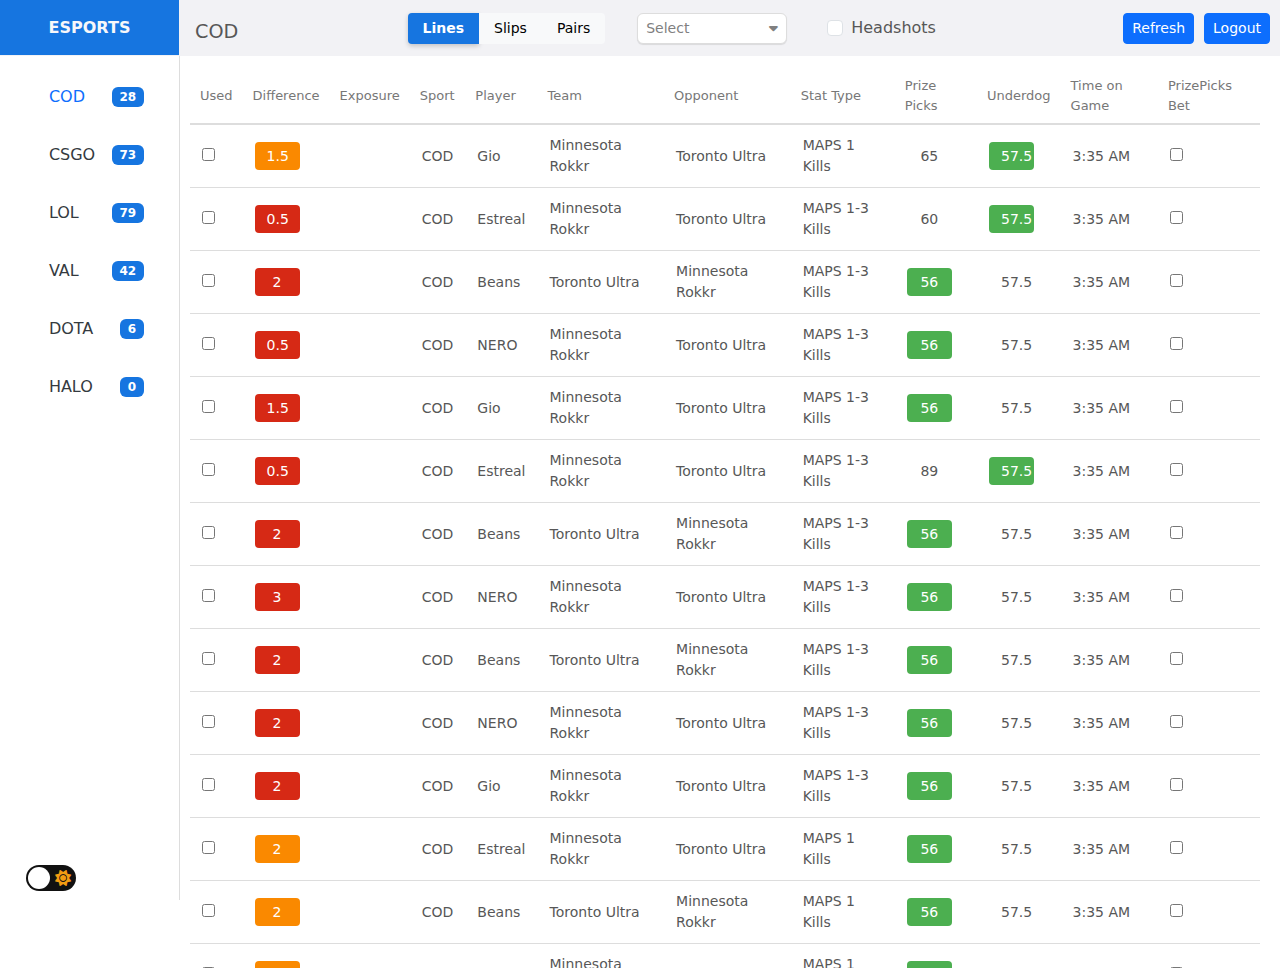
<file: index.html>
<!DOCTYPE html>
<html lang="en">

<head>
    <meta charset="UTF-8">
    <meta name="viewport" content="width=device-width, initial-scale=1.0">
    <title>Esports Dashboard</title>

    <link rel="stylesheet" href="css/index.css">
    <link rel="stylesheet" href="css/style.css">
    <link rel="stylesheet" href="css/table.css">
    <link href="https://cdn.jsdelivr.net/npm/bootstrap@5.3.0/dist/css/bootstrap.min.css" rel="stylesheet">
    <link href="https://cdn.datatables.net/1.13.6/css/jquery.dataTables.min.css" rel="stylesheet">
    <link rel="stylesheet" href="https://cdnjs.cloudflare.com/ajax/libs/font-awesome/6.7.2/css/all.min.css"
        integrity="sha512-Evv84Mr4kqVGRNSgIGL/F/aIDqQb7xQ2vcrdIwxfjThSH8CSR7PBEakCr51Ck+w+/U6swU2Im1vVX0SVk9ABhg=="
        crossorigin="anonymous" referrerpolicy="no-referrer" />
</head>

<body class="light-theme">
    <!-- Navbar -->
    <div class="custom-navbar">
        <div>
            <h4 class="nav-heading">ESPORTS</h4>
        </div>
        <button class="navbar-toggler" style="color:white;" id="navbarToggle">
            <span>&#9776;</span>
        </button>
        <div class="custom-nav-items" id="navbarItems">
            <div>
                <h4 class="sports-name">COD</h4>
            </div>


            <div>
                <div class="my-3 sub-nav">

                    <div class="custom-btn-group m-3 ">
                        <button type="button" class="custom-btn active" style=" border-top-left-radius: 4px;
     border-bottom-left-radius: 4px;" data-target="lines">Lines</button>
                        <button type="button" class="custom-btn" data-target="slips">Slips</button>
                        <button type="button" class="custom-btn" data-target="pairs" style=" border-top-right-radius: 4px;
     border-bottom-right-radius: 4px;">Pairs</button>
                    </div>

                    <div class="options-tab">
                        <div class="dropdown">
                            <button class="filter-button mx-3 px-2">
                                Select
                                <span class="dropdown-icon">&nbsp;&nbsp;<i class="fa fa-caret-down"></i></span>
                            </button>
                            <div class="dropdown-content">
                                <!-- Search Bar -->
                                <div class="input-group filter-search-group">
                                    <input type="text" id="generalSearch" placeholder="Search"
                                        class="filter-search form-control">
                                    <i class="fa fa-search"></i>
                                </div>
                                <!-- Player Filter Section -->
                                <div id="playerFilterOption" class="filter-option">
                                    <div class="filter-header d-flex justify-content-between align-items-center"
                                        onclick="toggleFilter('playerCheckboxes')">
                                        <label>Player:</label>
                                        <i class="fa fa-caret-down filter-icon"></i>
                                    </div>
                                    <div id="playerCheckboxes" class="filter-content">
                                        <!-- Dynamic checkboxes will be added here -->
                                    </div>
                                </div>

                                <!-- Team Filter Section -->
                                <div id="teamFilterOption" class="filter-option">
                                    <div class="filter-header d-flex justify-content-between align-items-center"
                                        onclick="toggleFilter('teamCheckboxes')">
                                        <label>Team:</label>
                                        <i class="fa fa-caret-down filter-icon"></i>
                                    </div>
                                    <div id="teamCheckboxes" class="filter-content">
                                        <!-- Dynamic checkboxes will be added here -->
                                    </div>
                                </div>

                                <!-- Stat Type Filter Section -->
                                <div id="statTypeFilterOption" class="filter-option">
                                    <div class="filter-header d-flex justify-content-between align-items-center"
                                        onclick="toggleFilter('statTypeCheckboxes')">
                                        <label>Stat Type:</label>
                                        <i class="fa fa-caret-down filter-icon"></i>
                                    </div>
                                    <div id="statTypeCheckboxes" class="filter-content">
                                        <!-- Dynamic checkboxes will be added here -->
                                    </div>
                                </div>

                            </div>
                        </div>
                    </div>


                    <div class="form-check m-4">
                        <input class="form-check-input" type="checkbox" id="headshotsCheck">
                        <label class="form-check-label" for="headshotsCheck">Headshots</label>
                    </div>


                </div>
            </div>
            <div class="d-flex justify-content-between align-items-center">

                <div id="checkedCountContainer" style="display: none;">
                    <button class="btn btn-sm btn-primary d-flex">(<span id="checkedCount">0</span></p>) Bet On
                        PrizePicks</button>
                    <button class="btn btn-sm btn-primary">Copy Link</button>
                    <button class="btn btn-sm btn-transperent" id="clearChecks">Clear PrizePicks</button>

                </div>
                <button class="btn btn-sm btn-primary ">Refresh</button>
                <a href="register.html">
                    <button class="btn btn-sm btn-primary" style="margin-right: 10px;">Logout</button>
                </a>
            </div>
        </div>
    </div>

    <!-- Sidebar -->
    <div class="sidebar" id="sidebar">
        <ul class="nav flex-column mt-5">
            <li class="nav-item">
                <a href="#" class="nav-link d-flex justify-content-between align-items-center text-primary">
                    COD <span class="badge">28</span>
                </a>
            </li>
            <li class="nav-item">
                <a href="#" class="nav-link d-flex justify-content-between align-items-center">
                    CSGO <span class="badge">73</span>
                </a>
            </li>
            <li class="nav-item">
                <a href="#" class="nav-link d-flex justify-content-between align-items-center">
                    LOL <span class="badge">79</span>
                </a>
            </li>
            <li class="nav-item">
                <a href="#" class="nav-link d-flex justify-content-between align-items-center">
                    VAL <span class="badge">42</span>
                </a>
            </li>
            <li class="nav-item">
                <a href="#" class="nav-link d-flex justify-content-between align-items-center">
                    DOTA <span class="badge">6</span>
                </a>
            </li>
            <li class="nav-item">
                <a href="#" class="nav-link d-flex justify-content-between align-items-center">
                    HALO <span class="badge">0</span>
                </a>
            </li>
        </ul>
    </div>

    <!-- Main Content -->
    <div class="main-content" id="main-content">

        <!-- lines -->
        <div class="page" id="lines">
            <!-- Table -->
            <div class="table-container mt-5">
                <table id="esportsTable" class="display" style="width:100%">
                    <thead>
                        <tr>
                            <th>Used</th>
                            <th>Difference</th>
                            <th>Exposure</th>
                            <th>Sport</th>
                            <th>Player</th>
                            <th>Team</th>
                            <th>Opponent</th>
                            <th>Stat Type</th>
                            <th>Prize Picks</th>
                            <th>Underdog</th>
                            <th>Time on Game</th>
                            <th>PrizePicks Bet</th>
                        </tr>
                    </thead>
                    <tbody>
                        <!-- First row -->
                        <tr>
                            <td><input type="checkbox"></td>
                            <td><span class="number">1.5</span></td>
                            <td class="exposure"></td>
                            <td>COD</td>
                            <td>Gio</td>
                            <td>Minnesota Rokkr</td>
                            <td>Toronto Ultra</td>
                            <td>MAPS 1 Kills</td>
                            <td><span class="number">65</span></td>
                            <td><span class="number">57.5</span></td>
                            <td>3:35 AM</td>
                            <td><input type="checkbox" class="prizePicksCheckbox"></td>
                        </tr>
                        <!-- Second row -->
                        <tr>
                            <td><input type="checkbox"></td>
                            <td><span class="number">0.5</span></td>
                            <td class="exposure"></td>
                            <td>COD</td>
                            <td>Estreal</td>
                            <td>Minnesota Rokkr</td>
                            <td>Toronto Ultra</td>
                            <td>MAPS 1-3 Kills</td>
                            <td><span class="number">60</span></td>
                            <td><span class="number">57.5</span></td>
                            <td>3:35 AM</td>
                            <td><input type="checkbox" class="prizePicksCheckbox"></td>
                        </tr>

                        <!-- Third row -->
                        <tr>
                            <td><input type="checkbox"></td>
                            <td><span class="number">2</span></td>
                            <td class="exposure"></td>
                            <td>COD</td>
                            <td>Beans</td>
                            <td>Toronto Ultra</td>
                            <td>Minnesota Rokkr</td>
                            <td>MAPS 1-3 Kills</td>
                            <td><span class="number">56</span></td>
                            <td><span class="number">57.5</span></td>
                            <td>3:35 AM</td>
                            <td><input type="checkbox" class="prizePicksCheckbox"></td>
                        </tr>

                        <!-- Fourth row -->
                        <tr>
                            <td><input type="checkbox"></td>
                            <td><span class="number">0.5</span></td>
                            <td class="exposure"></td>
                            <td>COD</td>
                            <td>NERO</td>
                            <td>Minnesota Rokkr</td>
                            <td>Toronto Ultra</td>
                            <td>MAPS 1-3 Kills</td>
                            <td><span class="number">56</span></td>
                            <td><span class="number">57.5</span></td>
                            <td>3:35 AM</td>
                            <td><input type="checkbox" class="prizePicksCheckbox"></td>
                        </tr>

                        <tr>
                            <td><input type="checkbox"></td>
                            <td><span class="number">1.5</span></td>
                            <td class="exposure"></td>
                            <td>COD</td>
                            <td>Gio</td>
                            <td>Minnesota Rokkr</td>
                            <td>Toronto Ultra</td>
                            <td>MAPS 1-3 Kills</td>
                            <td><span class="number">56</span></td>
                            <td><span class="number">57.5</span></td>
                            <td>3:35 AM</td>
                            <td><input type="checkbox" class="prizePicksCheckbox"></td>
                        </tr>
                        <!-- Second row -->
                        <tr>
                            <td><input type="checkbox"></td>
                            <td><span class="number">0.5</span></td>
                            <td class="exposure"></td>
                            <td>COD</td>
                            <td>Estreal</td>
                            <td>Minnesota Rokkr</td>
                            <td>Toronto Ultra</td>
                            <td>MAPS 1-3 Kills</td>
                            <td><span class="number">89</span></td>
                            <td><span class="number">57.5</span></td>
                            <td>3:35 AM</td>
                            <td><input type="checkbox" class="prizePicksCheckbox"></td>
                        </tr>

                        <!-- Third row -->
                        <tr>
                            <td><input type="checkbox"></td>
                            <td><span class="number">2</span></td>
                            <td class="exposure"></td>
                            <td>COD</td>
                            <td>Beans</td>
                            <td>Toronto Ultra</td>
                            <td>Minnesota Rokkr</td>
                            <td>MAPS 1-3 Kills</td>
                            <td><span class="number">56</span></td>
                            <td><span class="number">57.5</span></td>
                            <td>3:35 AM</td>
                            <td><input type="checkbox" class="prizePicksCheckbox"></td>
                        </tr>

                        <!-- Fourth row -->
                        <tr>
                            <td><input type="checkbox"></td>
                            <td><span class="number">3</span></td>
                            <td class="exposure"></td>
                            <td>COD</td>
                            <td>NERO</td>
                            <td>Minnesota Rokkr</td>
                            <td>Toronto Ultra</td>
                            <td>MAPS 1-3 Kills</td>
                            <td><span class="number">56</span></td>
                            <td><span class="number">57.5</span></td>
                            <td>3:35 AM</td>
                            <td><input type="checkbox" class="prizePicksCheckbox"></td>
                        </tr>




                        <!-- Third row -->
                        <tr>
                            <td><input type="checkbox"></td>
                            <td><span class="number">2</span></td>

                            <td class="exposure"></td>
                            <td>COD</td>
                            <td>Beans</td>
                            <td>Toronto Ultra</td>
                            <td>Minnesota Rokkr</td>
                            <td>MAPS 1-3 Kills</td>
                            <td><span class="number">56</span></td>
                            <td><span class="number">57.5</span></td>
                            <td>3:35 AM</td>
                            <td><input type="checkbox" class="prizePicksCheckbox"></td>
                        </tr>

                        <!-- Fourth row -->
                        <tr>
                            <td><input type="checkbox"></td>
                            <td><span class="number">2</span></td>

                            <td class="exposure"></td>
                            <td>COD</td>
                            <td>NERO</td>
                            <td>Minnesota Rokkr</td>
                            <td>Toronto Ultra</td>
                            <td>MAPS 1-3 Kills</td>
                            <td><span class="number">56</span></td>
                            <td><span class="number">57.5</span></td>
                            <td>3:35 AM</td>
                            <td><input type="checkbox" class="prizePicksCheckbox"></td>
                        </tr>

                        <tr>
                            <td><input type="checkbox"></td>
                            <td><span class="number">2</span></td>

                            <td class="exposure"></td>
                            <td>COD</td>
                            <td>Gio</td>
                            <td>Minnesota Rokkr</td>
                            <td>Toronto Ultra</td>
                            <td>MAPS 1-3 Kills</td>
                            <td><span class="number">56</span></td>
                            <td><span class="number">57.5</span></td>
                            <td>3:35 AM</td>
                            <td><input type="checkbox" class="prizePicksCheckbox"></td>
                        </tr>
                        <!-- Second row -->
                        <tr>
                            <td><input type="checkbox"></td>
                            <td><span class="number">2</span></td>

                            <td class="exposure"></td>
                            <td>COD</td>
                            <td>Estreal</td>
                            <td>Minnesota Rokkr</td>
                            <td>Toronto Ultra</td>
                            <td>MAPS 1 Kills</td>
                            <td><span class="number">56</span></td>
                            <td><span class="number">57.5</span></td>
                            <td>3:35 AM</td>
                            <td><input type="checkbox" class="prizePicksCheckbox"></td>
                        </tr>

                        <!-- Third row -->
                        <tr>
                            <td><input type="checkbox"></td>
                            <td><span class="number">2</span></td>

                            <td class="exposure"></td>
                            <td>COD</td>
                            <td>Beans</td>
                            <td>Toronto Ultra</td>
                            <td>Minnesota Rokkr</td>
                            <td>MAPS 1 Kills</td>
                            <td><span class="number">56</span></td>
                            <td><span class="number">57.5</span></td>
                            <td>3:35 AM</td>
                            <td><input type="checkbox" class="prizePicksCheckbox"></td>
                        </tr>

                        <!-- Fourth row -->
                        <tr>
                            <td><input type="checkbox"></td>
                            <td><span class="number">2</span></td>

                            <td class="exposure"></td>
                            <td>COD</td>
                            <td>NERO</td>
                            <td>Minnesota Rokkr</td>
                            <td>Toronto Ultra</td>
                            <td>MAPS 1 Kills</td>
                            <td><span class="number">56</span></td>
                            <td><span class="number">57.5</span></td>
                            <td>3:35 AM</td>
                            <td><input type="checkbox" class="prizePicksCheckbox"></td>
                        </tr>

                        <tr>
                            <td><input type="checkbox"></td>
                            <td><span class="number">3</span></td>

                            <td class="exposure"></td>
                            <td>COD</td>
                            <td>Gio</td>
                            <td>Minnesota Rokkr</td>
                            <td>Toronto Ultra</td>
                            <td>MAPS 1-3 Kills</td>
                            <td><span class="number">56</span></td>
                            <td><span class="number">57.5</span></td>
                            <td>3:35 AM</td>
                            <td><input type="checkbox" class="prizePicksCheckbox"></td>
                        </tr>
                        <!-- Second row -->
                        <tr>
                            <td><input type="checkbox"></td>
                            <td><span class="number">2</span></td>

                            <td class="exposure"></td>
                            <td>COD</td>
                            <td>Estreal</td>
                            <td>Minnesota Rokkr</td>
                            <td>Toronto Ultra</td>
                            <td>MAPS 1-3 Kills</td>
                            <td><span class="number">56</span></td>
                            <td><span class="number">57.5</span></td>
                            <td>3:35 AM</td>
                            <td><input type="checkbox" class="prizePicksCheckbox"></td>
                        </tr>

                        <!-- Third row -->
                        <tr>
                            <td><input type="checkbox"></td>
                            <td><span class="number">2</span></td>

                            <td class="exposure"></td>
                            <td>COD</td>
                            <td>Beans</td>
                            <td>Toronto Ultra</td>
                            <td>Minnesota Rokkr</td>
                            <td>MAPS 1-3 Kills</td>
                            <td><span class="number">56</span></td>
                            <td><span class="number">57.5</span></td>
                            <td>3:35 AM</td>
                            <td><input type="checkbox" class="prizePicksCheckbox"></td>
                        </tr>

                        <!-- Fourth row -->


                    </tbody>
                </table>
            </div>
        </div>


        <!-- slips -->
        <div id="slips" class="page" style="display:none;">
            <div class="container mt-5">
                <h5 class="mt-4">Slip #1</h5>
                <div>
                    <button class="btn btn-primary mx-1 btn-sm">Bet on PrizePicks</button>
                    <button class="btn btn-primary btn-sm">Copy Link</button>

                </div>


                <div class="mt-3">
                    <div class="table-container">
                        <table id="esportsTable" class="display" style="width:100%">
                            <thead>
                                <tr>
                                    <th>Used</th>
                                    <th>Difference</th>
                                    <th>Exposure</th>
                                    <th>Sport</th>
                                    <th>Player</th>
                                    <th>Team</th>
                                    <th>Opponent</th>
                                    <th>Stat Type</th>
                                    <th>Prize Picks</th>
                                    <th>Underdog</th>
                                    <th>Time on Game</th>
                                    <th>PrizePicks Bet</th>
                                </tr>
                            </thead>
                            <tbody>
                                <!-- First row -->
                                <tr>
                                    <td><input type="checkbox"></td>
                                    <td><span class="number">1.5</span></td>
                                    <td class="exposure"></td>
                                    <td>COD</td>
                                    <td>Gio</td>
                                    <td>Minnesota Rokkr</td>
                                    <td>Toronto Ultra</td>
                                    <td>MAPS 1 Kills</td>
                                    <td><span class="number">65</span></td>
                                    <td><span class="number">57.5</span></td>
                                    <td>3:35 AM</td>
                                    <td><input type="checkbox" class="prizePicksCheckbox"></td>
                                </tr>
                                <!-- Second row -->
                                <tr>
                                    <td><input type="checkbox"></td>
                                    <td><span class="number">0.5</span></td>
                                    <td class="exposure"></td>
                                    <td>COD</td>
                                    <td>Estreal</td>
                                    <td>Minnesota Rokkr</td>
                                    <td>Toronto Ultra</td>
                                    <td>MAPS 1-3 Kills</td>
                                    <td><span class="number">60</span></td>
                                    <td><span class="number">57.5</span></td>
                                    <td>3:35 AM</td>
                                    <td><input type="checkbox" class="prizePicksCheckbox"></td>
                                </tr>



                                <!-- Fourth row -->


                            </tbody>
                        </table>
                    </div>
                </div>
            </div>
        </div>

        <!-- pairs -->

        <div id="pairs" class="page" style="display: none;">
            <div class="container mt-5 mb-4">
                <button class="btn btn-primary">All</button>
            </div>
            <div class="my-2">
                <h5>Pair #1</h5>
            </div>

            <div>
                <div class="table-container">
                    <table id="esportsTable" class="display" style="width:100%">
                        <thead>
                            <tr>
                                <th>Used</th>
                                <th>Difference</th>
                                <th>Exposure</th>
                                <th>Sport</th>
                                <th>Player</th>
                                <th>Team</th>
                                <th>Opponent</th>
                                <th>Stat Type</th>
                                <th>Prize Picks</th>
                                <th>Underdog</th>
                                <th>Time on Game</th>
                                <th>PrizePicks Bet</th>
                            </tr>
                        </thead>
                        <tbody>
                            <!-- First row -->
                            <tr>
                                <td style="box-shadow: none;"><input type="checkbox"></td>
                                <td><span class="number">1.5</span></td>
                                <td class="exposure"></td>
                                <td>COD</td>
                                <td>Gio</td>
                                <td>Minnesota Rokkr</td>
                                <td>Toronto Ultra</td>
                                <td>MAPS 1 Kills</td>
                                <td><span class="number">65</span></td>
                                <td><span class="number">57.5</span></td>
                                <td>3:35 AM</td>
                                <td><input type="checkbox" class="prizePicksCheckbox"></td>
                            </tr>
                            <!-- Second row -->
                            <tr>
                                <td><input type="checkbox"></td>
                                <td><span class="number">0.5</span></td>
                                <td class="exposure"></td>
                                <td>COD</td>
                                <td>Estreal</td>
                                <td>Minnesota Rokkr</td>
                                <td>Toronto Ultra</td>
                                <td>MAPS 1-3 Kills</td>
                                <td><span class="number">60</span></td>
                                <td><span class="number">57.5</span></td>
                                <td>3:35 AM</td>
                                <td><input type="checkbox" class="prizePicksCheckbox"></td>
                            </tr>



                            <!-- Fourth row -->


                        </tbody>
                    </table>
                </div>

            </div>
        </div>
    </div>
    <div id="toogleButton">
        <input type="checkbox" class="checkbox" id="checkbox">
        <label for="checkbox" class="checkbox-label">
            <i class="fas fa-moon"></i>
            <i class="fas fa-sun"></i>
            <span class="ball"></span>
        </label>
    </div>

    <script src="https://code.jquery.com/jquery-3.7.1.min.js"></script>
    <script src="https://cdn.datatables.net/1.13.6/js/jquery.dataTables.min.js"></script>
    <script src="js/index.js" defer></script>
    <script src="js/style.js" defer></script>
</body>

</html>
</file>
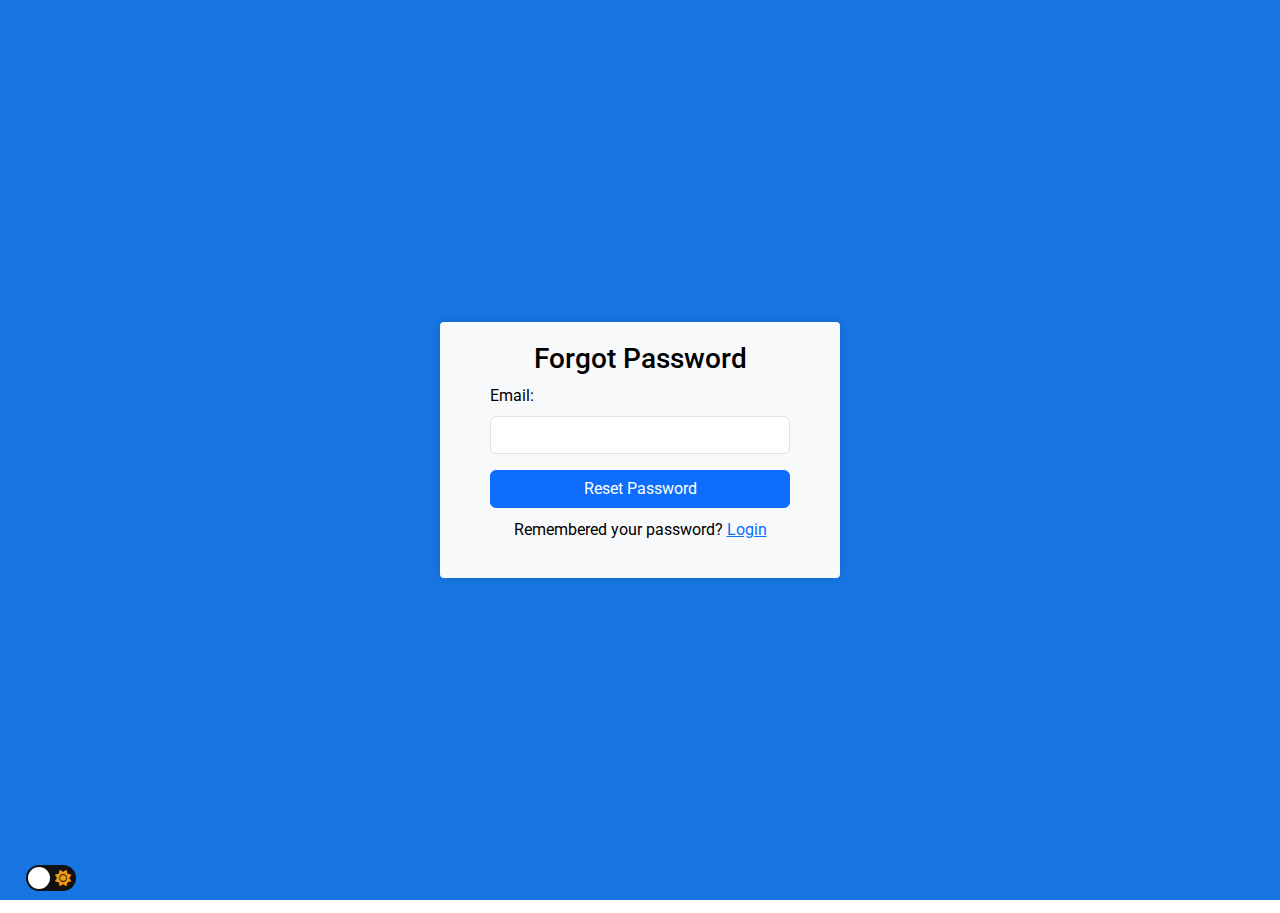
<file: forgot-password.html>
<!DOCTYPE html>
<html lang="en">

<head>

    <!-- css -->
    <link href="https://cdn.jsdelivr.net/npm/bootstrap@5.3.3/dist/css/bootstrap.min.css" rel="stylesheet"
        integrity="sha384-QWTKZyjpPEjISv5WaRU9OFeRpok6YctnYmDr5pNlyT2bRjXh0JMhjY6hW+ALEwIH" crossorigin="anonymous">

    <link rel="stylesheet" href="css/style.css">
    <link rel="stylesheet" href="https://cdnjs.cloudflare.com/ajax/libs/font-awesome/6.7.2/css/all.min.css"
        integrity="sha512-Evv84Mr4kqVGRNSgIGL/F/aIDqQb7xQ2vcrdIwxfjThSH8CSR7PBEakCr51Ck+w+/U6swU2Im1vVX0SVk9ABhg=="
        crossorigin="anonymous" referrerpolicy="no-referrer" />

    <!-- javascript -->

    <script src="js/style.js" defer></script>
    <script src="https://code.jquery.com/jquery-3.7.1.min.js"
        integrity="sha256-/JqT3SQfawRcv/BIHPThkBvs0OEvtFFmqPF/lYI/Cxo=" crossorigin="anonymous"></script>



    <meta charset="UTF-8">
    <meta name="viewport" content="width=device-width, initial-scale=1.0">
    <title>Esports Difference</title>
</head>

<body class="light-theme" style="overflow: hidden;">

    <div id="root">
        <div class="d-flex justify-content-center align-items-center "
            style="min-height: 100vh; background-color: rgb(22, 117, 224);">
            <form class="dark-bg light-bg"
                style="display: flex; flex-direction: column; align-items: center; padding: 20px;  border-radius: 4px; margin: 0px auto; width: 400px;  box-shadow: rgba(0, 0, 0, 0.1) 0px 0px 10px;">
                <h3>Forgot Password</h3>
                <div class="mb-3"><label for="email" class="form-label">Email:</label><input type="email" id="email"
                        name="email" class="form-control" required="" value="" style="width: 300px;"></div><button
                    type="submit" class="btn btn-primary" style="width: 300px;">Reset Password</button>
                <p style="margin-top: 10px;">Remembered your password? <a href="login.html">Login</a></p>
            </form>


        </div>
        <div id="toogleButton">
            <input type="checkbox" class="checkbox" id="checkbox">
            <label for="checkbox" class="checkbox-label">
                <i class="fas fa-moon"></i>
                <i class="fas fa-sun"></i>
                <span class="ball"></span>
            </label>
        </div>
        <div style="position: fixed; z-index: 9999; inset: 16px; pointer-events: none;"></div>



    </div>




</body>


</html>
</file>
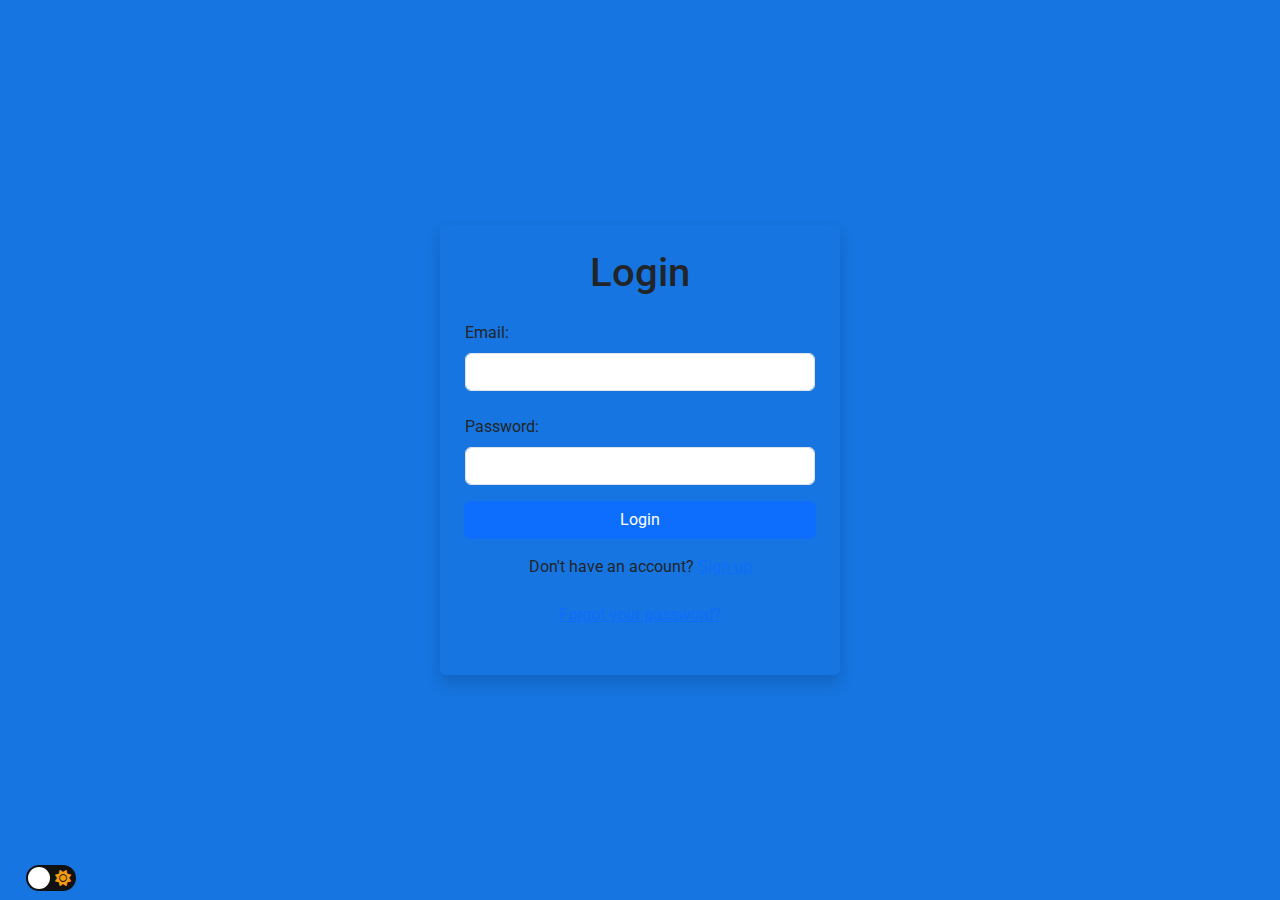
<file: login.html>
<!DOCTYPE html>
<html lang="en">

<head>

    <!-- css -->
    <link href="https://cdn.jsdelivr.net/npm/bootstrap@5.3.3/dist/css/bootstrap.min.css" rel="stylesheet"
        integrity="sha384-QWTKZyjpPEjISv5WaRU9OFeRpok6YctnYmDr5pNlyT2bRjXh0JMhjY6hW+ALEwIH" crossorigin="anonymous">

    <link rel="stylesheet" href="css/style.css">
    <link rel="stylesheet" href="https://cdnjs.cloudflare.com/ajax/libs/font-awesome/6.7.2/css/all.min.css"
        integrity="sha512-Evv84Mr4kqVGRNSgIGL/F/aIDqQb7xQ2vcrdIwxfjThSH8CSR7PBEakCr51Ck+w+/U6swU2Im1vVX0SVk9ABhg=="
        crossorigin="anonymous" referrerpolicy="no-referrer" />

    <!-- javascript -->

    <script src="js/style.js" defer></script>
    <script src="https://code.jquery.com/jquery-3.7.1.min.js"
        integrity="sha256-/JqT3SQfawRcv/BIHPThkBvs0OEvtFFmqPF/lYI/Cxo=" crossorigin="anonymous"></script>



    <meta charset="UTF-8">
    <meta name="viewport" content="width=device-width, initial-scale=1.0">
    <title>Esports Difference</title>
</head>

<body>

    <div id="root">
        <section class="rs-container">
            <main class="rs-content">
                <div class="d-flex justify-content-center align-items-center"
                    style="min-height: 100vh; background-color: rgb(22, 117, 224);">
                    <div class="p-4 rounded shadow dark-bg light-bg" style="width: 400px;">
                        <form class="d-flex flex-column align-items-center ">
                            <h1 class="mb-4">Login</h1>
                            <div class="mb-4"><label for="email" class="form-label">Email:</label><input type="email"
                                    id="email" name="email" class="form-control" value="" style="width: 350px;"></div>
                            <div class="mb-3"><label for="password" class="form-label">Password:</label><input
                                    type="password" id="password" name="password" class="form-control" value=""
                                    style="width: 350px;"></div><button type="submit"
                                class="btn btn-primary w-100">Login</button>
                            <p class="mt-3">Don't have an account? <a href="register.html">Sign up</a></p>
                            <p class="mt-2 mb-4"><a href="forgot-password.html">Forgot your password?</a></p>
                        </form>
                    </div>
                    <div id="toogleButton">
                        <input type="checkbox" class="checkbox" id="checkbox">
                        <label for="checkbox" class="checkbox-label">
                            <i class="fas fa-moon"></i>
                            <i class="fas fa-sun"></i>
                            <span class="ball"></span>
                        </label>
                    </div>
                </div>
            </main>
        </section>
        <div style="position: fixed; z-index: 9999; inset: 16px; pointer-events: none;"></div>
    </div>
</body>

</html>
</file>
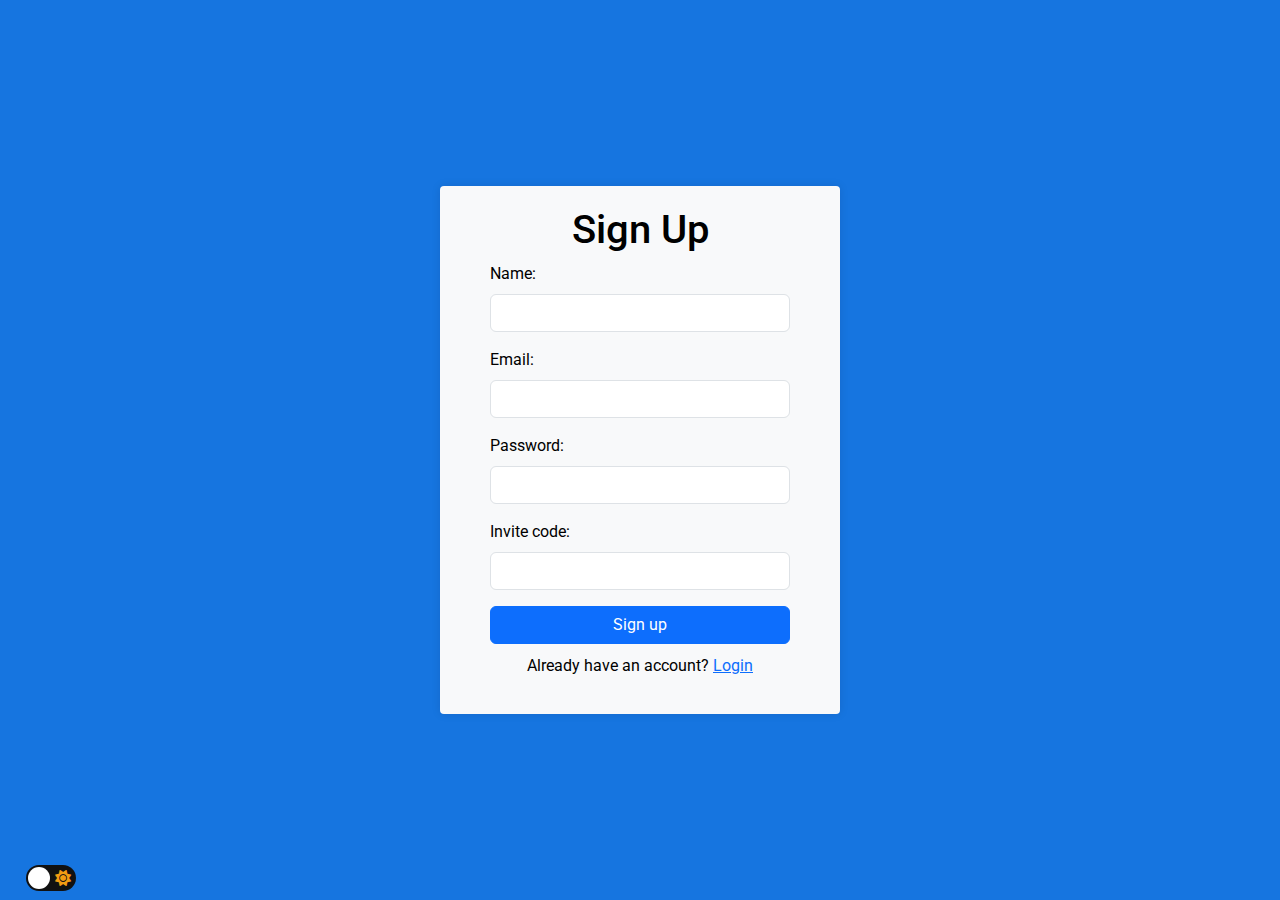
<file: register.html>
<!DOCTYPE html>
<html lang="en">

<head>

    <!-- css -->
    <link href="https://cdn.jsdelivr.net/npm/bootstrap@5.3.3/dist/css/bootstrap.min.css" rel="stylesheet"
        integrity="sha384-QWTKZyjpPEjISv5WaRU9OFeRpok6YctnYmDr5pNlyT2bRjXh0JMhjY6hW+ALEwIH" crossorigin="anonymous">

    <link rel="stylesheet" href="css/style.css">
    <link rel="stylesheet" href="https://cdnjs.cloudflare.com/ajax/libs/font-awesome/6.7.2/css/all.min.css"
        integrity="sha512-Evv84Mr4kqVGRNSgIGL/F/aIDqQb7xQ2vcrdIwxfjThSH8CSR7PBEakCr51Ck+w+/U6swU2Im1vVX0SVk9ABhg=="
        crossorigin="anonymous" referrerpolicy="no-referrer" />

    <!-- javascript -->

    <script src="js/style.js" defer></script>
    <script src="https://code.jquery.com/jquery-3.7.1.min.js"
        integrity="sha256-/JqT3SQfawRcv/BIHPThkBvs0OEvtFFmqPF/lYI/Cxo=" crossorigin="anonymous"></script>



    <meta charset="UTF-8">
    <meta name="viewport" content="width=device-width, initial-scale=1.0">
    <title>Esports Difference</title>
</head>

<body class="light-theme">

    <div id="root">
        <section class="rs-container">
            <main class="rs-content">
                <div class="d-flex justify-content-center align-items-center "
                    style="min-height: 100vh; background-color: rgb(22, 117, 224);">
                    <form class="dark-bg light-bg"
                        style="display: flex; flex-direction: column; align-items: center; padding: 20px; border-radius: 4px; margin: 0px auto; width: 400px; box-shadow: rgba(0, 0, 0, 0.1) 0px 0px 10px;">
                        <h1>Sign Up</h1>
                        <div class="mb-3"><label for="name" class="form-label">Name:</label><input type="text" id="name"
                                name="name" class="form-control" value="" style="width: 300px;">
                        </div>
                        <div class="mb-3"><label for="email" class="form-label">Email:</label><input type="email"
                                id="email" name="email" class="form-control" value="" style="width: 300px;"></div>
                        <div class="mb-3"><label for="password" class="form-label">Password:</label><input
                                type="password" id="password" name="password" class="form-control" value=""
                                style="width: 300px;"></div>
                        <div class="mb-3"><label for="code" class="form-label">Invite code:</label><input type="text"
                                id="code" name="code" class="form-control" value="" style="width: 300px;"></div><button
                            type="submit" class="btn btn-primary" style="width: 300px;">Sign up</button>
                        <p style="margin-top: 10px;">Already have an account? <a href="login.html">Login</a></p>
                    </form>


                    <div id="toogleButton">
                        <input type="checkbox" class="checkbox" id="checkbox">
                        <label for="checkbox" class="checkbox-label">
                            <i class="fas fa-moon"></i>
                            <i class="fas fa-sun"></i>
                            <span class="ball"></span>
                        </label>
                    </div>
                </div>
            </main>
        </section>
        <div style="position: fixed; z-index: 9999; inset: 16px; pointer-events: none;"></div>


    </div>





</body>


</html>
</file>
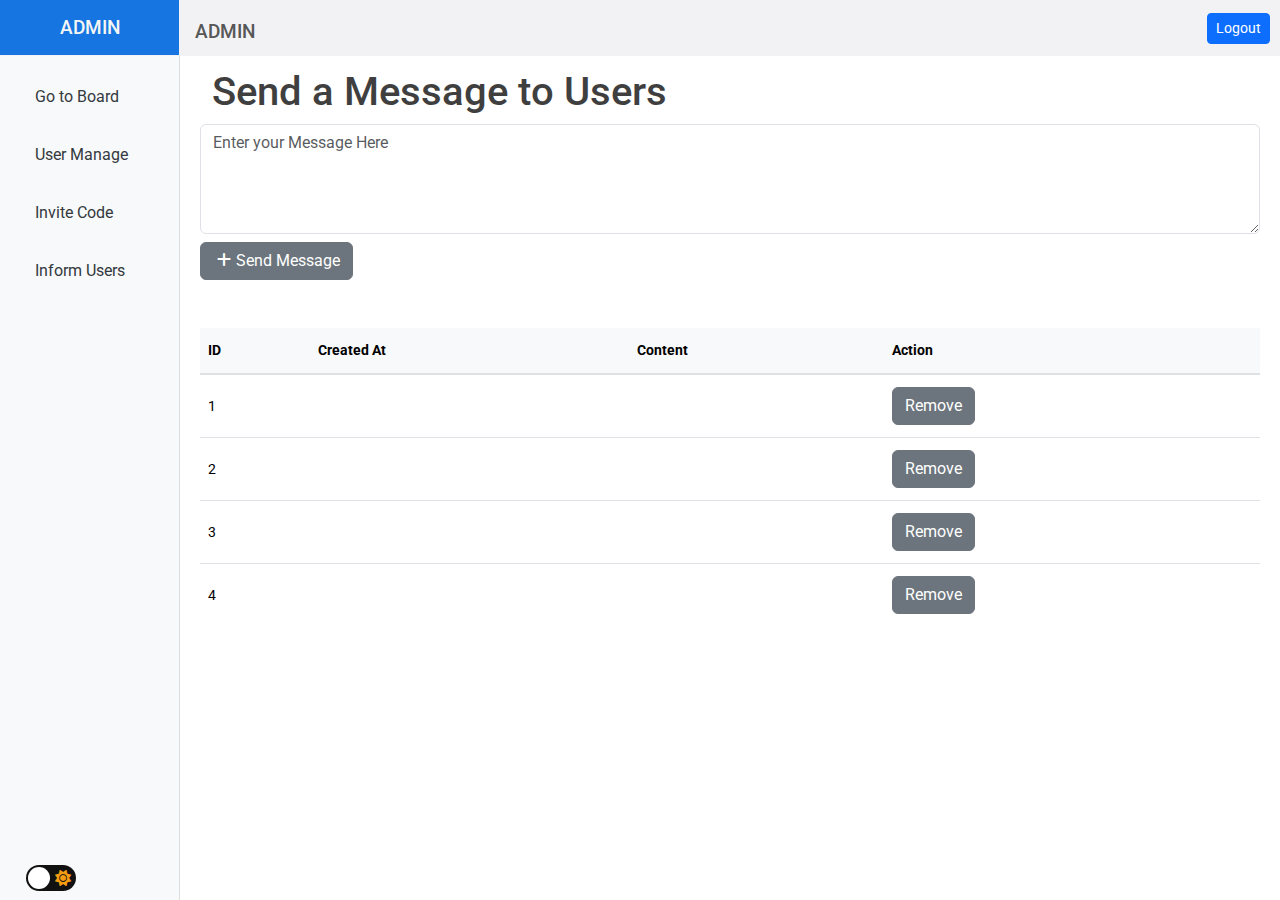
<file: admin/inform.html>
<!DOCTYPE html>
<html lang="en">

<head>

    <!-- css -->
    <link href="https://cdn.jsdelivr.net/npm/bootstrap@5.3.3/dist/css/bootstrap.min.css" rel="stylesheet"
        integrity="sha384-QWTKZyjpPEjISv5WaRU9OFeRpok6YctnYmDr5pNlyT2bRjXh0JMhjY6hW+ALEwIH" crossorigin="anonymous">

    <link rel="stylesheet" href="../css/style.css">
    <link rel="stylesheet" href="../css/admin.css">
    <link rel="stylesheet" href="https://cdnjs.cloudflare.com/ajax/libs/font-awesome/6.7.2/css/all.min.css"
        integrity="sha512-Evv84Mr4kqVGRNSgIGL/F/aIDqQb7xQ2vcrdIwxfjThSH8CSR7PBEakCr51Ck+w+/U6swU2Im1vVX0SVk9ABhg=="
        crossorigin="anonymous" referrerpolicy="no-referrer" />

    <!-- javascript -->

    <script src="../js/style.js" defer></script>
    <script src="../js/admin.js" defer></script>
    <script src="https://code.jquery.com/jquery-3.7.1.min.js"
        integrity="sha256-/JqT3SQfawRcv/BIHPThkBvs0OEvtFFmqPF/lYI/Cxo=" crossorigin="anonymous"></script>



    <meta charset="UTF-8">
    <meta name="viewport" content="width=device-width, initial-scale=1.0">
    <title>Esports Difference</title>
</head>

<body class="light-theme">



    <div class="custom-navbar">
        <div>
            <h4 class="nav-heading">ADMIN</h4>
        </div>
        <button class="navbar-toggler" style="color:white;" id="navbarToggle">
            <span>&#9776;</span>
        </button>
        <div class="custom-nav-items" id="navbarItems">
            <div>
                <h4 class="sports-name">ADMIN</h4>
            </div>


            <div>

            </div>
            <div>
                <button class="btn btn-sm btn-primary" style="margin-right: 10px;">Logout</button>
            </div>
        </div>
    </div>

    <!-- Sidebar -->
    <div class="sidebar" id="sidebar">
        <ul class="nav flex-column mt-5">
            <li class="nav-item">
                <a id="board" href="../index.html" class="nav-link d-flex justify-content-between align-items-center ">
                    Go to Board
                </a>
            </li>
            <li class="nav-item">
                <a id="manage" href="manage.html" class="nav-link d-flex justify-content-between align-items-center">
                    User Manage
                </a>
            </li>
            <li class="nav-item">
                <a id="invite" href="invite.html" class="nav-link d-flex justify-content-between align-items-center">
                    Invite Code
                </a>
            </li>
            <li class="nav-item">
                <a id="inform" href="inform.html" class="nav-link d-flex justify-content-between align-items-center">
                    Inform Users
                </a>
            </li>

        </ul>
    </div>

    <div id="content">
        <div class="container mt-5">
            <h1 class="opacity-75">Send a Message to Users</h1>
        </div>

        <textarea class="form-control" rows="4" placeholder="Enter your Message Here"></textarea>

        <button class="btn btn-secondary mt-2"><i class="fa fa-plus mx-1"></i>Send Message</button>

        <table class="custom-table mt-5">
            <thead>
                <tr>
                    <th>ID</th>
                    <th>Created At</th>
                    <th>Content</th>
                    <th>Action</th>
                </tr>
            </thead>
            <tbody>
                <tr>
                    <td>1</td>
                    <td></td>
                    <td></td>
                    <td><button class="btn btn-secondary">Remove</button></td>

                </tr>
                <tr>
                    <td>2</td>
                    <td></td>
                    <td></td>
                    <td><button class="btn btn-secondary">Remove</button></td>
                </tr>
                <tr>
                    <td>3</td>
                    <td></td>
                    <td></td>
                    <td><button class="btn btn-secondary">Remove</button></td>
                </tr>
                <tr>
                    <td>4</td>
                    <td></td>
                    <td></td>
                    <td><button class="btn btn-secondary">Remove</button></td>
                </tr>
            </tbody>
        </table>

    </div>



    <div id="toogleButton">
        <input type="checkbox" class="checkbox" id="checkbox">
        <label for="checkbox" class="checkbox-label">
            <i class="fas fa-moon"></i>
            <i class="fas fa-sun"></i>
            <span class="ball"></span>
        </label>
    </div>

</body>


</html>
</file>
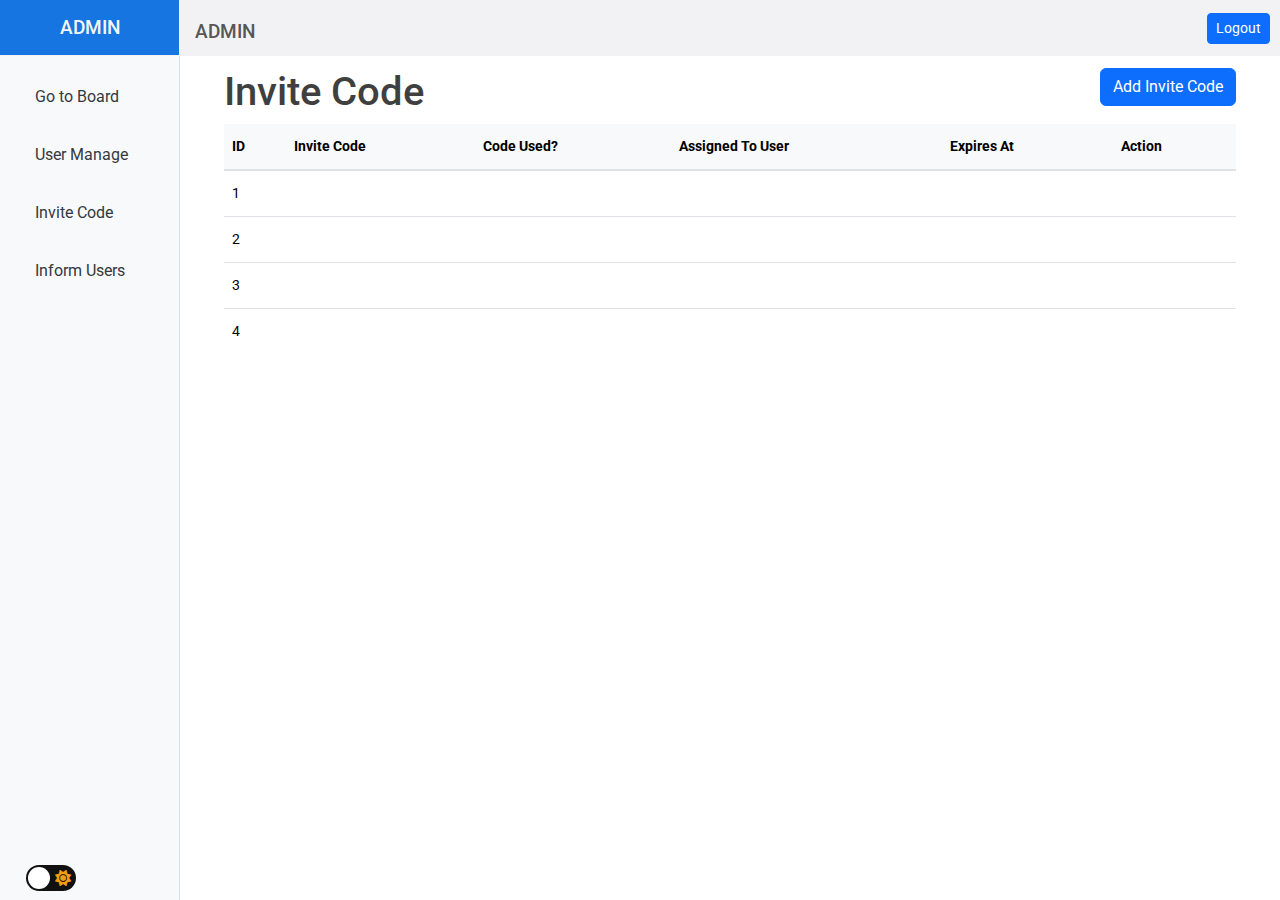
<file: admin/invite.html>
<!DOCTYPE html>
<html lang="en">

<head>

    <!-- css -->
    <link href="https://cdn.jsdelivr.net/npm/bootstrap@5.3.3/dist/css/bootstrap.min.css" rel="stylesheet"
        integrity="sha384-QWTKZyjpPEjISv5WaRU9OFeRpok6YctnYmDr5pNlyT2bRjXh0JMhjY6hW+ALEwIH" crossorigin="anonymous">

    <link rel="stylesheet" href="../css/style.css">
    <link rel="stylesheet" href="../css/admin.css">
    <link rel="stylesheet" href="https://cdnjs.cloudflare.com/ajax/libs/font-awesome/6.7.2/css/all.min.css"
        integrity="sha512-Evv84Mr4kqVGRNSgIGL/F/aIDqQb7xQ2vcrdIwxfjThSH8CSR7PBEakCr51Ck+w+/U6swU2Im1vVX0SVk9ABhg=="
        crossorigin="anonymous" referrerpolicy="no-referrer" />

    <!-- javascript -->

    <script src="../js/style.js" defer></script>
    <script src="../js/admin.js" defer></script>
    <script src="https://code.jquery.com/jquery-3.7.1.min.js"
        integrity="sha256-/JqT3SQfawRcv/BIHPThkBvs0OEvtFFmqPF/lYI/Cxo=" crossorigin="anonymous"></script>



    <meta charset="UTF-8">
    <meta name="viewport" content="width=device-width, initial-scale=1.0">
    <title>Esports Difference</title>
</head>

<body class="light-theme">



    <div class="custom-navbar">
        <div>
            <h4 class="nav-heading">ADMIN</h4>
        </div>

        <div class="custom-nav-items" id="navbarItems">
            <div>
                <h4 class="sports-name">ADMIN</h4>
            </div>



            <div>
                <button class="btn btn-sm btn-primary" style="margin-right: 10px;">Logout</button>
            </div>
        </div>
    </div>

    <!-- Sidebar -->
    <div class="sidebar" id="sidebar">
        <ul class="nav flex-column mt-5">
            <li class="nav-item">
                <a id="board" href="../index.html" class="nav-link d-flex justify-content-between align-items-center ">
                    Go to Board
                </a>
            </li>
            <li class="nav-item">
                <a id="manage" href="manage.html" class="nav-link d-flex justify-content-between align-items-center">
                    User Manage
                </a>
            </li>
            <li class="nav-item">
                <a id="invite" href="invite.html" class="nav-link d-flex justify-content-between align-items-center">
                    Invite Code
                </a>
            </li>
            <li class="nav-item">
                <a id="inform" href="inform.html" class="nav-link d-flex justify-content-between align-items-center">
                    Inform Users
                </a>
            </li>

        </ul>
    </div>


    <div id="content">
        <div class="container mt-5">
            <div class="container mt-5 mycontainer">
                <div>
                    <div style="display: flex;justify-content: space-between;">
                        <div>
                            <h1 class="opacity-75">Invite Code</h1>
                        </div>
                        <div>
                            <a href="invite_add.html">
                                <button class="btn btn-primary">Add Invite Code</button>
                            </a>
                        </div>
                    </div>
                    <table class="custom-table">
                        <thead>
                            <tr>
                                <th>ID</th>
                                <th>Invite Code</th>
                                <th>Code Used?</th>
                                <th>Assigned To User</th>
                                <th>Expires At</th>
                                <th>Action</th>
                            </tr>
                        </thead>
                        <tbody>
                            <tr>
                                <td>1</td>
                                <td></td>
                                <td></td>
                                <td></td>
                                <td></td>
                                <td></td>
                            </tr>
                            <tr>
                                <td>2</td>
                                <td></td>
                                <td></td>
                                <td></td>
                                <td></td>
                                <td></td>
                            </tr>
                            <tr>
                                <td>3</td>
                                <td></td>
                                <td></td>
                                <td></td>
                                <td></td>
                                <td></td>
                            </tr>
                            <tr>
                                <td>4</td>
                                <td></td>
                                <td></td>
                                <td></td>
                                <td></td>
                                <td></td>
                            </tr>
                        </tbody>
                    </table>

                </div>
            </div>
        </div>
    </div>



    <div id="toogleButton">
        <input type="checkbox" class="checkbox" id="checkbox">
        <label for="checkbox" class="checkbox-label">
            <i class="fas fa-moon"></i>
            <i class="fas fa-sun"></i>
            <span class="ball"></span>
        </label>
    </div>

</body>


</html>
</file>
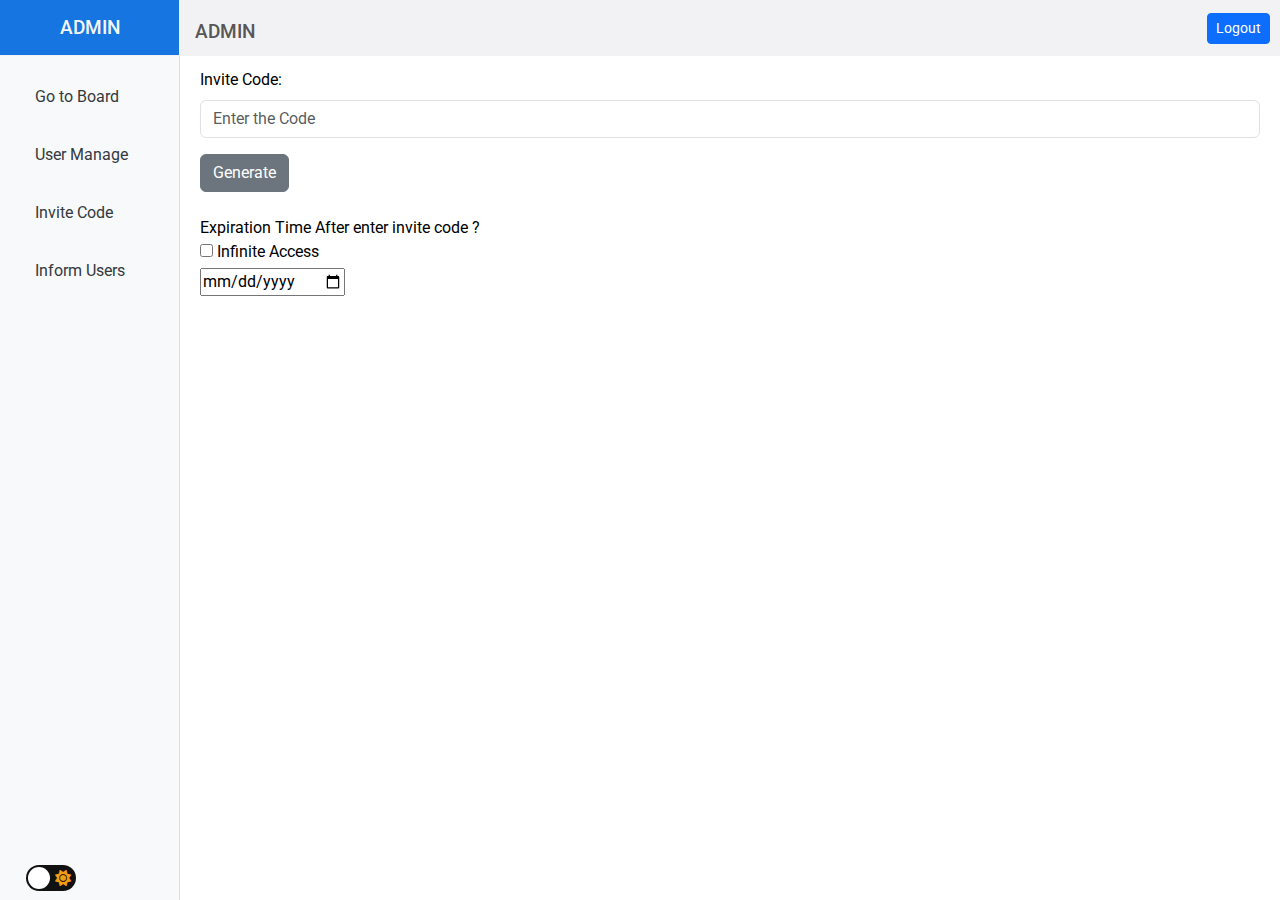
<file: admin/invite_add.html>
<!DOCTYPE html>
<html lang="en">

<head>

    <!-- css -->
    <link href="https://cdn.jsdelivr.net/npm/bootstrap@5.3.3/dist/css/bootstrap.min.css" rel="stylesheet"
        integrity="sha384-QWTKZyjpPEjISv5WaRU9OFeRpok6YctnYmDr5pNlyT2bRjXh0JMhjY6hW+ALEwIH" crossorigin="anonymous">

    <link rel="stylesheet" href="../css/style.css">
    <link rel="stylesheet" href="../css/admin.css">
    <link rel="stylesheet" href="https://cdnjs.cloudflare.com/ajax/libs/font-awesome/6.7.2/css/all.min.css"
        integrity="sha512-Evv84Mr4kqVGRNSgIGL/F/aIDqQb7xQ2vcrdIwxfjThSH8CSR7PBEakCr51Ck+w+/U6swU2Im1vVX0SVk9ABhg=="
        crossorigin="anonymous" referrerpolicy="no-referrer" />

    <!-- javascript -->

    <script src="../js/style.js" defer></script>
    <script src="../js/admin.js" defer></script>
    <script src="https://code.jquery.com/jquery-3.7.1.min.js"
        integrity="sha256-/JqT3SQfawRcv/BIHPThkBvs0OEvtFFmqPF/lYI/Cxo=" crossorigin="anonymous"></script>



    <meta charset="UTF-8">
    <meta name="viewport" content="width=device-width, initial-scale=1.0">
    <title>Esports Difference</title>
</head>

<body class="light-theme">



    <div class="custom-navbar">
        <div>
            <h4 class="nav-heading">ADMIN</h4>
        </div>
        <button class="navbar-toggler" style="color:white;" id="navbarToggle">

        </button>
        <div class="custom-nav-items" id="navbarItems">
            <div>
                <h4 class="sports-name">ADMIN</h4>
            </div>


            <div>

            </div>
            <div>
                <button class="btn btn-sm btn-primary" style="margin-right: 10px;">Logout</button>
            </div>
        </div>
    </div>

    <!-- Sidebar -->
    <div class="sidebar" id="sidebar">
        <ul class="nav flex-column mt-5">
            <li class="nav-item">
                <a id="board" href="../index.html" class="nav-link d-flex justify-content-between align-items-center ">
                    Go to Board
                </a>
            </li>
            <li class="nav-item">
                <a id="manage" href="manage.html" class="nav-link d-flex justify-content-between align-items-center">
                    User Manage
                </a>
            </li>
            <li class="nav-item">
                <a id="invite" href="invite.html" class="nav-link d-flex justify-content-between align-items-center">
                    Invite Code
                </a>
            </li>
            <li class="nav-item">
                <a id="inform" href="inform.html" class="nav-link d-flex justify-content-between align-items-center">
                    Inform Users
                </a>
            </li>

        </ul>
    </div>


    <div id="content">
        <form action="#" class="mt-5">
            <div class="mb-3">
                <label for="formGroupExampleInput" class="form-label">Invite Code:</label>
                <input type="text" class="form-control" id="formGroupExampleInput" placeholder="Enter the Code">
            </div>


            <a href="invite.html">
                <button type="button" class="btn btn-secondary">Generate</button>
            </a>
            <div class="mt-4">
                Expiration Time After enter invite code ?

                <div>
                    <!-- checkbox infinite access -->
                    <input type="checkbox"> Infinite Access
                </div>
                <div class="mt-1">
                    <input type="date">
                </div>
            </div>
        </form>
    </div>
    <div id="toogleButton">
        <input type="checkbox" class="checkbox" id="checkbox">
        <label for="checkbox" class="checkbox-label">
            <i class="fas fa-moon"></i>
            <i class="fas fa-sun"></i>
            <span class="ball"></span>
        </label>
    </div>

</body>


</html>
</file>
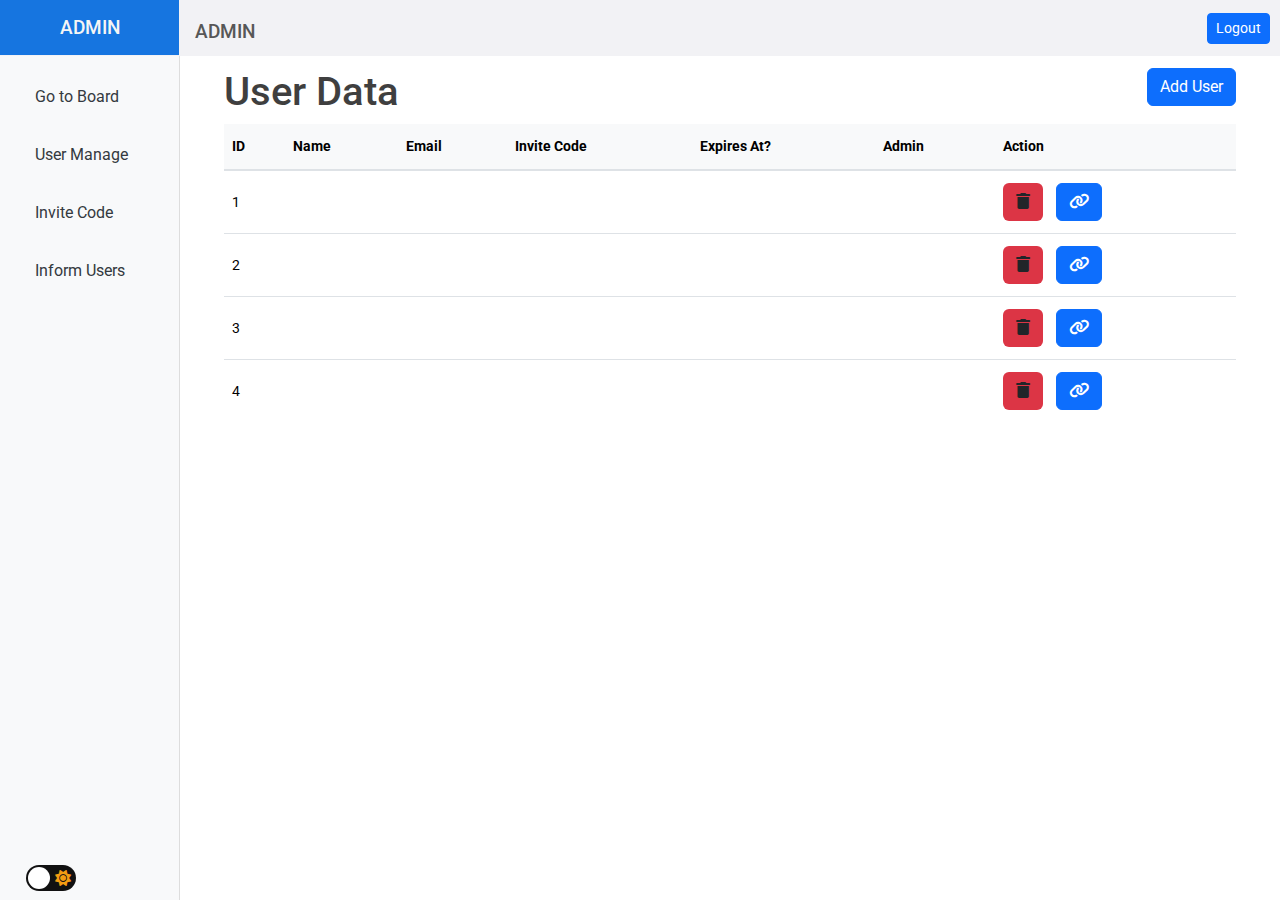
<file: admin/manage.html>
<!DOCTYPE html>
<html lang="en">

<head>

    <!-- css -->
    <link href="https://cdn.jsdelivr.net/npm/bootstrap@5.3.3/dist/css/bootstrap.min.css" rel="stylesheet"
        integrity="sha384-QWTKZyjpPEjISv5WaRU9OFeRpok6YctnYmDr5pNlyT2bRjXh0JMhjY6hW+ALEwIH" crossorigin="anonymous">

    <link rel="stylesheet" href="../css/style.css">
    <link rel="stylesheet" href="../css/admin.css">
    <link rel="stylesheet" href="https://cdnjs.cloudflare.com/ajax/libs/font-awesome/6.7.2/css/all.min.css"
        integrity="sha512-Evv84Mr4kqVGRNSgIGL/F/aIDqQb7xQ2vcrdIwxfjThSH8CSR7PBEakCr51Ck+w+/U6swU2Im1vVX0SVk9ABhg=="
        crossorigin="anonymous" referrerpolicy="no-referrer" />

    <!-- javascript -->

    <script src="../js/style.js" defer></script>
    <script src="../js/admin.js" defer></script>
    <script src="https://code.jquery.com/jquery-3.7.1.min.js"
        integrity="sha256-/JqT3SQfawRcv/BIHPThkBvs0OEvtFFmqPF/lYI/Cxo=" crossorigin="anonymous"></script>



    <meta charset="UTF-8">
    <meta name="viewport" content="width=device-width, initial-scale=1.0">
    <title>Esports Difference</title>
</head>

<body class="light-theme">



    <div class="custom-navbar">
        <div>
            <h4 class="nav-heading">ADMIN</h4>
        </div>

        <div class="custom-nav-items" id="navbarItems">
            <div>
                <h4 class="sports-name">ADMIN</h4>
            </div>



            <div>
                <button class="btn btn-sm btn-primary" style="margin-right: 10px;">Logout</button>
            </div>
        </div>
    </div>

    <!-- Sidebar -->
    <div class="sidebar" id="sidebar">
        <ul class="nav flex-column mt-5">
            <li class="nav-item">
                <a id="board" href="../index.html" class="nav-link d-flex justify-content-between align-items-center ">
                    Go to Board
                </a>
            </li>
            <li class="nav-item">
                <a id="manage" href="manage.html" class="nav-link d-flex justify-content-between align-items-center">
                    User Manage
                </a>
            </li>
            <li class="nav-item">
                <a id="invite" href="invite.html" class="nav-link d-flex justify-content-between align-items-center">
                    Invite Code
                </a>
            </li>
            <li class="nav-item">
                <a id="inform" href="inform.html" class="nav-link d-flex justify-content-between align-items-center">
                    Inform Users
                </a>
            </li>

        </ul>
    </div>


    <div id="content">
        <div class="container mt-5">
            <div class="container mt-5 mycontainer">
                <div>
                    <div style="display: flex;justify-content: space-between;">
                        <div>
                            <h1 class="opacity-75">User Data</h1>
                        </div>
                        <div>
                            <a href="manage_add.html">
                                <button class="btn btn-primary">Add User</button>
                            </a>
                        </div>
                    </div>
                    <table class="custom-table">
                        <thead>
                            <tr>
                                <th>ID</th>
                                <th>Name</th>
                                <th>Email</th>
                                <th>Invite Code</th>
                                <th>Expires At?</th>
                                <th>Admin</th>
                                <th>Action</th>

                            </tr>
                        </thead>
                        <tbody>
                            <tr>
                                <td>1</td>
                                <td></td>
                                <td></td>
                                <td></td>
                                <td></td>
                                <td></td>
                                <td>
                                    <button class="btn bg-danger m-0"><i class="fa fa-trash"></i></button>
                                    <button class="btn btn-primary"><i class="fa fa-link"></i></button>
                                </td>
                            </tr>
                            <tr>
                                <td>2</td>
                                <td></td>
                                <td></td>
                                <td></td>
                                <td></td>
                                <td></td>
                                <td>
                                    <button class="btn bg-danger m-0"><i class="fa fa-trash"></i></button>
                                    <button class="btn btn-primary"><i class="fa fa-link"></i></button>
                                </td>
                            </tr>
                            <tr>
                                <td>3</td>
                                <td></td>
                                <td></td>
                                <td></td>
                                <td></td>
                                <td></td>
                                <td>
                                    <button class="btn bg-danger m-0"><i class="fa fa-trash"></i></button>
                                    <button class="btn btn-primary"><i class="fa fa-link"></i></button>
                                </td>
                            </tr>
                            <tr>
                                <td>4</td>
                                <td></td>
                                <td></td>
                                <td></td>
                                <td></td>
                                <td></td>
                                <td>
                                    <button class="btn bg-danger m-0"><i class="fa fa-trash"></i></button>
                                    <button class="btn btn-primary"><i class="fa fa-link"></i></button>
                                </td>
                            </tr>
                        </tbody>
                    </table>

                </div>
            </div>
        </div>
    </div>



    <div id="toogleButton">
        <input type="checkbox" class="checkbox" id="checkbox">
        <label for="checkbox" class="checkbox-label">
            <i class="fas fa-moon"></i>
            <i class="fas fa-sun"></i>
            <span class="ball"></span>
        </label>
    </div>

</body>


</html>
</file>
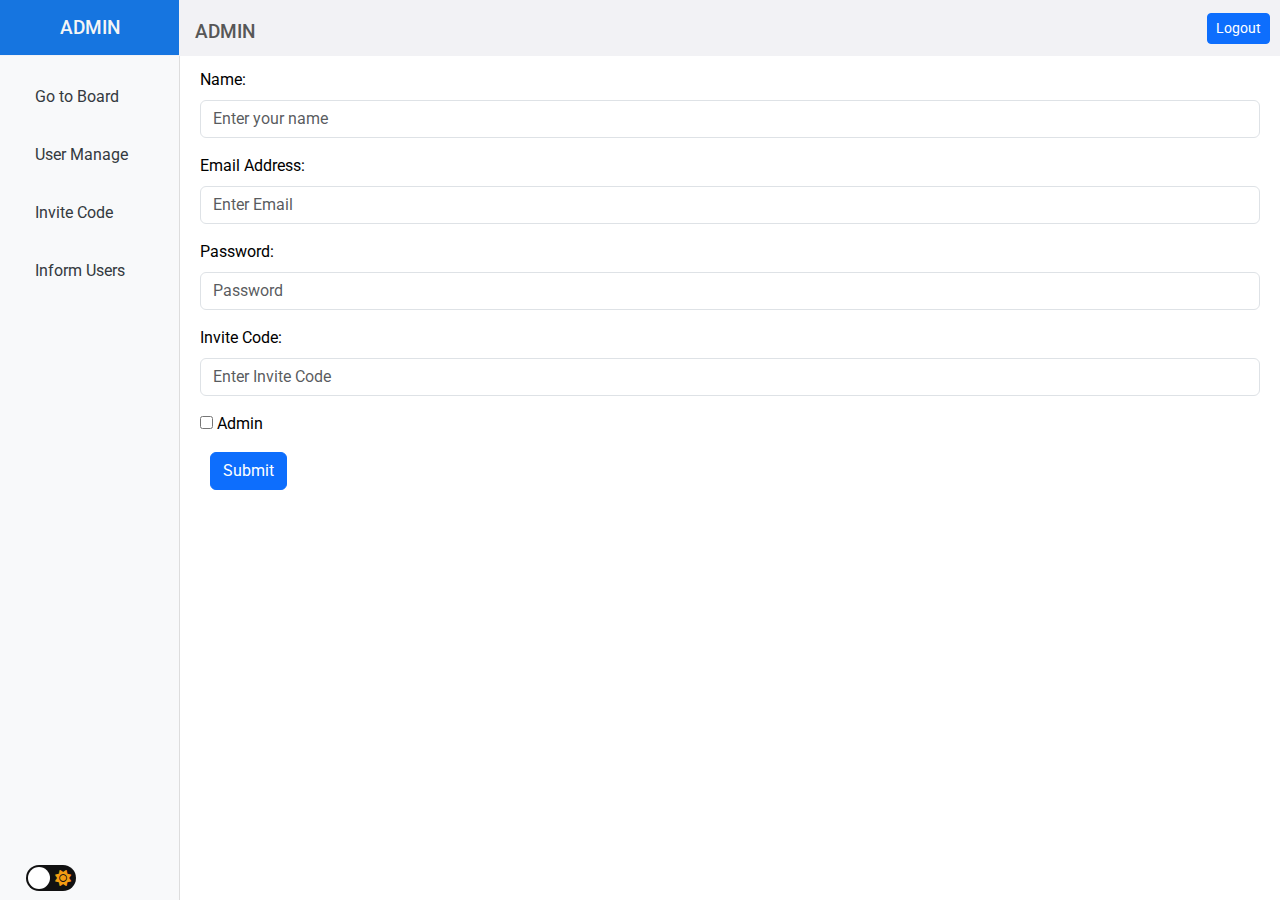
<file: admin/manage_add.html>
<!DOCTYPE html>
<html lang="en">

<head>

    <!-- css -->
    <link href="https://cdn.jsdelivr.net/npm/bootstrap@5.3.3/dist/css/bootstrap.min.css" rel="stylesheet"
        integrity="sha384-QWTKZyjpPEjISv5WaRU9OFeRpok6YctnYmDr5pNlyT2bRjXh0JMhjY6hW+ALEwIH" crossorigin="anonymous">

    <link rel="stylesheet" href="../css/style.css">
    <link rel="stylesheet" href="../css/admin.css">
    <link rel="stylesheet" href="https://cdnjs.cloudflare.com/ajax/libs/font-awesome/6.7.2/css/all.min.css"
        integrity="sha512-Evv84Mr4kqVGRNSgIGL/F/aIDqQb7xQ2vcrdIwxfjThSH8CSR7PBEakCr51Ck+w+/U6swU2Im1vVX0SVk9ABhg=="
        crossorigin="anonymous" referrerpolicy="no-referrer" />

    <!-- javascript -->

    <script src="../js/style.js" defer></script>
    <script src="../js/admin.js" defer></script>
    <script src="https://code.jquery.com/jquery-3.7.1.min.js"
        integrity="sha256-/JqT3SQfawRcv/BIHPThkBvs0OEvtFFmqPF/lYI/Cxo=" crossorigin="anonymous"></script>



    <meta charset="UTF-8">
    <meta name="viewport" content="width=device-width, initial-scale=1.0">
    <title>Esports Difference</title>
</head>

<body class="light-theme">



    <div class="custom-navbar">
        <div>
            <h4 class="nav-heading">ADMIN</h4>
        </div>
        <button class="navbar-toggler" style="color:white;" id="navbarToggle">

        </button>
        <div class="custom-nav-items" id="navbarItems">
            <div>
                <h4 class="sports-name">ADMIN</h4>
            </div>


            <div>

            </div>
            <div>
                <button class="btn btn-sm btn-primary" style="margin-right: 10px;">Logout</button>
            </div>
        </div>
    </div>

    <!-- Sidebar -->
    <div class="sidebar" id="sidebar">
        <ul class="nav flex-column mt-5">
            <li class="nav-item">
                <a id="board" href="../index.html" class="nav-link d-flex justify-content-between align-items-center ">
                    Go to Board
                </a>
            </li>
            <li class="nav-item">
                <a id="manage" href="manage.html" class="nav-link d-flex justify-content-between align-items-center">
                    User Manage
                </a>
            </li>
            <li class="nav-item">
                <a id="invite" href="invite.html" class="nav-link d-flex justify-content-between align-items-center">
                    Invite Code
                </a>
            </li>
            <li class="nav-item">
                <a id="inform" href="inform.html" class="nav-link d-flex justify-content-between align-items-center">
                    Inform Users
                </a>
            </li>

        </ul>
    </div>


    <div id="content">
        <form action="#" class="mt-5">
            <div class="mb-3">
                <label for="formGroupExampleInput" class="form-label">Name:</label>
                <input type="text" class="form-control" id="formGroupExampleInput" placeholder="Enter your name">
            </div>
            <div class="mb-3">
                <label for="formGroupExampleInput2" class="form-label">Email Address:</label>
                <input type="text" class="form-control" id="formGroupExampleInput2" placeholder="Enter Email">
            </div>
            <div class="mb-3">
                <label for="formGroupExampleInput2" class="form-label">Password:</label>
                <input type="password" class="form-control" id="formGroupExampleInput2" placeholder="Password">
            </div>

            <div class="mb-3">
                <label for="formGroupExampleInput2" class="form-label">Invite Code:</label>
                <input type="text" class="form-control" id="formGroupExampleInput2" placeholder="Enter Invite Code">
            </div>

            <div class="mb-3">
                <input type="checkbox"> Admin
            </div>

            <a href="manage.html">
                <button type="button" class="btn btn-primary">Submit</button>
            </a>
        </form>
    </div>
    <div id="toogleButton">
        <input type="checkbox" class="checkbox" id="checkbox">
        <label for="checkbox" class="checkbox-label">
            <i class="fas fa-moon"></i>
            <i class="fas fa-sun"></i>
            <span class="ball"></span>
        </label>
    </div>

</body>


</html>
</file>
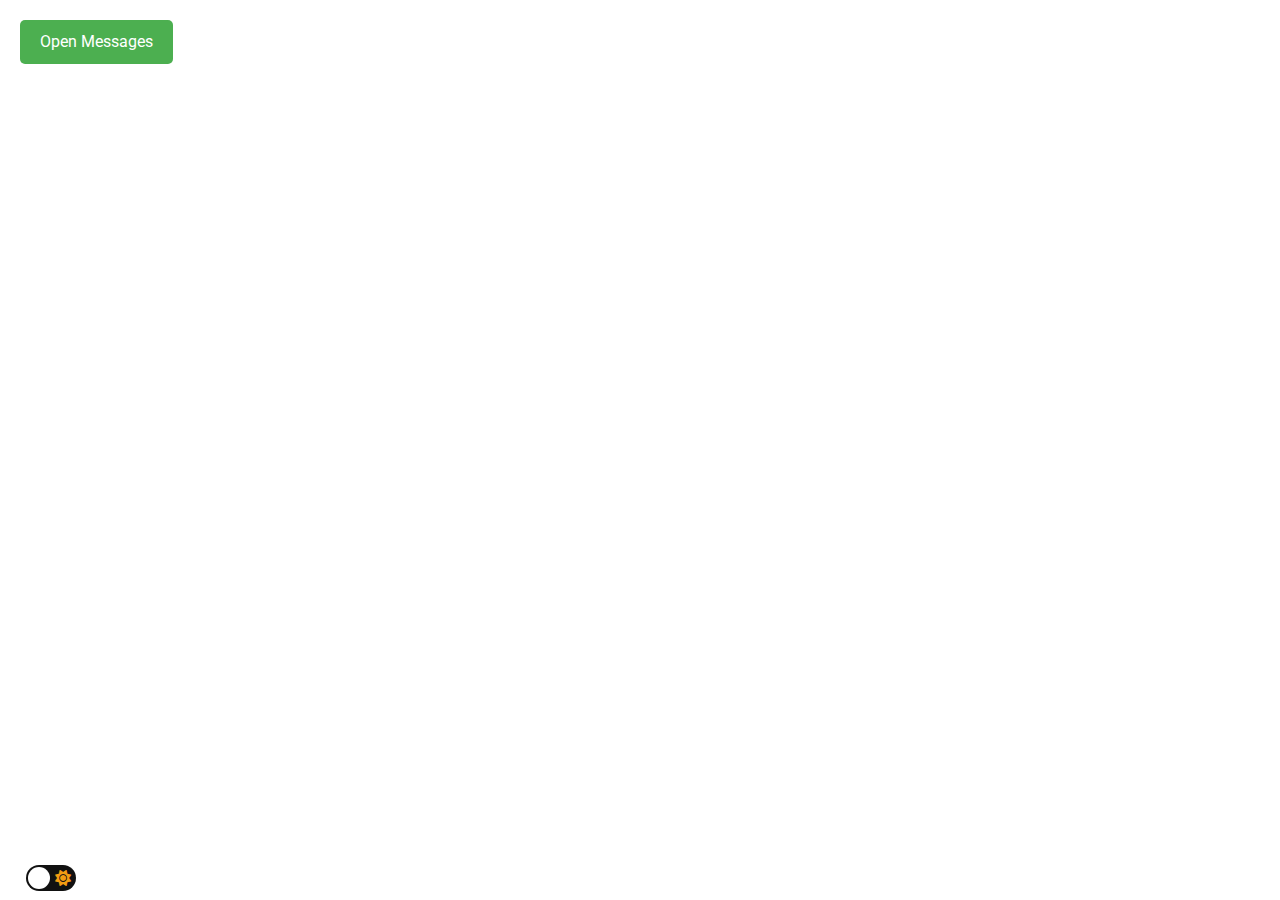
<file: admin/popup.html>
<!DOCTYPE html>
<html lang="en">

<head>
    <meta charset="UTF-8">
    <meta name="viewport" content="width=device-width, initial-scale=1.0">
    <title>Messages Modal</title>
    <link href="https://cdn.jsdelivr.net/npm/bootstrap@5.3.3/dist/css/bootstrap.min.css" rel="stylesheet"
        integrity="sha384-QWTKZyjpPEjISv5WaRU9OFeRpok6YctnYmDr5pNlyT2bRjXh0JMhjY6hW+ALEwIH" crossorigin="anonymous">
    <link rel="stylesheet" href="../css/style.css">
    <link rel="stylesheet" href="https://cdnjs.cloudflare.com/ajax/libs/font-awesome/6.7.2/css/all.min.css"
        integrity="sha512-Evv84Mr4kqVGRNSgIGL/F/aIDqQb7xQ2vcrdIwxfjThSH8CSR7PBEakCr51Ck+w+/U6swU2Im1vVX0SVk9ABhg=="
        crossorigin="anonymous" referrerpolicy="no-referrer" />

    <style>
        .modal {
            display: none;
            position: fixed;
            top: 0;
            left: 0;
            width: 100%;
            height: 100%;
            background-color: rgba(0, 0, 0, 0.5);
            z-index: 1000;
            justify-content: center;
            align-items: center;
        }

        .modal-content {
            background-color: white;
            border-radius: 8px;
            width: 80%;
            max-height: 80%;
            overflow-y: auto;
            box-shadow: 0 4px 8px rgba(0, 0, 0, 0.2);
            position: relative;
        }

        .modal-header {
            background-color: #f9f9f9;
            padding: 15px;
            font-size: 20px;
            font-weight: bold;
            border-bottom: 1px solid #ddd;
            display: flex;
            justify-content: space-between;
            align-items: center;
        }

        .dark-theme .modal-header {
            background-color: #333;
            color: white;
        }

        .modal-header .close-btn {
            font-size: 20px;
            color: #333;
            cursor: pointer;
            background: none;
            border: none;
        }

        .message {
            padding: 15px;
            border-bottom: 1px solid #ddd;
            display: flex;
            align-items: flex-start;
            gap: 10px;
        }

        .message:last-child {
            border-bottom: none;
        }

        .icon {
            font-size: 20px;
            color: #fbbc05;
            /* Gold-like color */
        }

        .content {
            flex-grow: 1;
        }

        .timestamp {
            font-size: 14px;
            color: #555;
            margin-bottom: 5px;
        }

        .text {
            font-size: 16px;
            color: #333;
        }

        .dark-theme .modal-content {
            background-color: #333;
            color: white;
        }

        .dark-theme .text {
            color: white;
        }


        .open-modal-btn {
            margin: 20px;
            padding: 10px 20px;
            font-size: 16px;
            background-color: #4caf50;
            color: white;
            border: none;
            border-radius: 5px;
            cursor: pointer;
        }

        .open-modal-btn:hover {
            background-color: #45a049;
        }

        .got-that-btn {
            display: block;

            margin: 10px;
            padding: 15px;
            text-align: center;
            background-color: #4caf50;
            color: white;
            border: none;
            border-radius: 0 0 8px 8px;
            font-size: 16px;
            cursor: pointer;
        }

        .got-that-btn:hover {
            background-color: #45a049;
        }

    </style>
</head>

<body class="light-theme">
    <button class="open-modal-btn" onclick="openModal()">Open Messages</button>

    <div class="modal" id="messagesModal">
        <div class="modal-content">
            <div class="modal-header">
                <span>Messages from Esport Differences</span>
                <button class="close-btn" onclick="closeModal()">×</button>
            </div>
            <div class="message">
                <div class="icon">🌟</div>
                <div class="content">
                    <div class="timestamp">[11/9/2024, 11:39:44 PM]</div>
                    <div class="text">Sleeper bug fixed where some sleeper lines weren't showing.</div>
                </div>
            </div>
            <div class="message">
                <div class="icon">🌟</div>
                <div class="content">
                    <div class="timestamp">[10/3/2024, 10:10:25 AM]</div>
                    <div class="text">Aware of sleeper over multi wrong.</div>
                </div>
            </div>
            <div class="message">
                <div class="icon">🌟</div>
                <div class="content">
                    <div class="timestamp">[10/3/2024, 10:10:17 AM]</div>
                    <div class="text">Sleeper has been pushed to the website. Hide Columns - Hides the DFS column |
                        Collapsible navbar at bottom left.</div>
                </div>
            </div>
            <div class="message">
                <div class="icon">🌟</div>
                <div class="content">
                    <div class="timestamp">[10/2/2024, 11:37:36 AM]</div>
                    <div class="text">Bug Fix Implemented to fix disappearing/reappearing lines on CS2.</div>
                </div>
            </div>
            <div class="message">
                <div class="icon">🌟</div>
                <div class="content">
                    <div class="timestamp">[9/28/2024, 5:18:31 PM]</div>
                    <div class="text">Bug - Lines will sometimes disappear when new lines appear.</div>
                </div>
            </div>
            <div class="message">
                <div class="icon">🌟</div>
                <div class="content">
                    <div class="timestamp">[9/17/2024, 9:55:56 PM]</div>
                    <div class="text">CS2 Lines should be fixed now.</div>
                </div>
            </div>
            <div class="message">
                <div class="icon">🌟</div>
                <div class="content">
                    <div class="timestamp">[9/17/2024, 6:17:21 PM]</div>
                    <div class="text">CS2 Lines are down. No ETA.</div>
                </div>
            </div>
            <div class="message">
                <div class="icon">🌟</div>
                <div class="content">
                    <div class="timestamp">[9/11/2024, 10:23:00 PM]</div>
                    <div class="text">Monitor CS2 Combo Pairs - PP has opposite team pairs website is picking up. Ex.
                        apEX + FalleN.</div>
                </div>
            </div>
            <div class="message">
                <div class="icon">🌟</div>
                <div class="content">
                    <div class="timestamp">[9/6/2024, 8:50:59 AM]</div>
                    <div class="text">Removed "Bet on PrizePicks" on Pairs tab. Also added "Copy Link" for customized
                        bets and "Slip" bets.</div>
                </div>
            </div>
            <div class="message">
                <div class="icon">🌟</div>
                <div class="content">
                    <div class="timestamp">[9/5/2024, 12:18:48 PM]</div>
                    <div class="text">LoL Pairs should be fixed. (Going opposite direction)</div>
                </div>
            </div>
            <button class="got-that-btn" onclick="closeModal()">Got That!</button>
        </div>
    </div>
    <div id="toogleButton">
        <input type="checkbox" class="checkbox" id="checkbox">
        <label for="checkbox" class="checkbox-label">
            <i class="fas fa-moon"></i>
            <i class="fas fa-sun"></i>
            <span class="ball"></span>
        </label>
    </div>

    <script src="https://code.jquery.com/jquery-3.7.1.min.js"
        integrity="sha256-/JqT3SQfawRcv/BIHPThkBvs0OEvtFFmqPF/lYI/Cxo=" crossorigin="anonymous"></script>

    <script src="../js/style.js"></script>

    <script>
        function openModal() {
            document.getElementById('messagesModal').style.display = 'flex';
        }

        function closeModal() {
            document.getElementById('messagesModal').style.display = 'none';
        }
    </script>
</body>

</html>
</file>
<file: css/index.css>
:root {
     --primary-color: rgb(22, 117, 224);
     --dark-color: #343a40;
     --light-color: #f8f9fa;
     --nav-bg: #575757;
     --success: #4CAF50;
     --danger: #d62915;
     --warning: #fa8900;
 }


 /* Sidebar Styles */
 .sidebar {
     position: fixed;
     top: 0;
     left: 0;
     height: 100%;
     width: 180px;
     border-right: 1px solid #ddd;
     padding: 20px;
     transition: 0.3s;

 }

 .dark-theme .sidebar {
     background-color: var(--dark-color);
     color: #ffffff;
     border: none;
 }

 .light-theme .sidebar {
     background-color: white;
     color: #000000;
 }

 .sidebar .nav-item {
     margin: 9px 0;
     margin-left: 10%;
 }

 .sidebar .nav-link {
     font-size: 16px;
     padding: 8px 15px;
     text-decoration: none;
     border-radius: 5px;
 }

 .light-theme .sidebar .nav-link {
     color: #343a40;
 }

 .dark-theme .sidebar .nav-link {
     color: #ffffff;
 }

 .light-theme.sidebar .nav-link:hover {
     background-color: #f8f9fa;
 }

 .sidebar .badge {
     background-color: var(--primary-color);
     margin-left: 10px;
 }

 .sidebar.collapsed {
     width: 60px;
 }

 .sidebar.collapsed .nav-link {
     text-align: center;
 }


 /* Responsive Table */
 @media (max-width: 767px) {

     .sidebar {
         width: 100%;
         height: auto;
         position: relative;
     }

     .sidebar.collapsed {
         width: 100%;
         height: auto;
         position: relative;
     }


     .nav-link {
         font-size: 14px;
     }

     .nav-link .badge {
         font-size: 12px;
     }
 }

 /* Button Styles */
 .btn-primary {
     margin-left: 10px;
 }



 /* Dropdown button */
 .dropdown {
     position: relative;
     display: inline-block;
 }

 .dropdown-btn {
     background-color: #4CAF50;
     color: white;
     padding: 10px 15px;
     font-size: 16px;
     border: none;
     cursor: pointer;
 }

 .playerFilter {
     width: 16px !important;
     height: 16px !important;
 }

 .dropdown-content {
     display: none;
     position: absolute;
     background-color: white !important;
     left: 10%;
     font-size: 14px;
     min-width: 250px;
     max-width: 260px;
     box-shadow: 0px 8px 16px rgba(0, 0, 0, 0.2);
     z-index: 1;
     overflow-y: auto;
     padding: 10px;
     max-height: 380px;
     min-height: 380px;
 }

 .dropdown-content label {
     padding: 2px;
     margin-left: 2%;
 }

 .dark-theme .dropdown-content {
     background-color: var(--dark-color);
     color: #ffffff;
 }

 .dark-theme .dropdown-content .filter-option {
     margin-bottom: 20px;
 }

 .light-theme .dropdown-content {
     background-color: var(--light-color);
     color: #575757;
 }

 .dropdown-content .filter-option {
     margin-bottom: 20px;
 }

 .filter-search {
     width: 100% !important;
     padding: 4px;
     margin-bottom: 10px;
     border-radius: 4px !important;
     border: 1px solid #ddd;
     font-size: 14px !important;

 }

 .fa-search {
     position: absolute;
     top: 10px;
     right: 12px;
 }


 .filter-option input[type="checkbox"] {
     margin-right: 8px;
 }

 .filter-option label {
     display: block;
     margin-bottom: 8px;
 }

 .nav-heading {
     font-size: 1rem;
     padding: 18px;
     width: 179px;
     text-align: center;
     font-weight: 700;
     background-color: var(--primary-color);
     color: #f7f7fa;
 }

 .custom-navbar {
     position: fixed;
     width: 100%;
     height: 3.5rem;
     display: flex;
     color: var(--nav-bg);
     z-index: 100;
 }

 .sports-name {
     font-size: 1.2rem;
     font-weight: 500;
     margin-left: 1rem;
     margin-top: 1rem;

 }

 .custom-nav-items {
     width: 100%;
     display: flex;
     justify-content: space-between;
     align-items: center;
 }


 .dark-theme .custom-navbar {
     background-color: var(--dark-color);
     color: #ffffff;
 }

 .light-theme .custom-navbar {
     background-color: #F2F2F5;
     color: #575757;
 }

 /* Navbar styles */
 .navbar-toggler {
     display: none;
     background: var(--primary-color);
     border: none;
     padding: 10px;
     font-size: 1.5rem;
     color: white;
     cursor: pointer;
 }

 .navbar-toggler span {
     display: block;
 }

 /* Responsive Navbar */
 @media (max-width: 768px) {
     .sports-name {
         display: none;
     }

     .custom-nav-items {
         display: none;
         flex-direction: column;

         position: absolute;
         top: 3.5rem;
         right: 0;
         width: 100%;
         z-index: 999;
         padding: 10px 0;
     }

     .dark-theme .custom-nav-items {
         background-color: var(--nav-bg);
     }

     .light-theme .custom-nav-items {
         background-color: var(--light-color);
     }

     .custom-nav-items.active {
         display: flex;
     }

     .navbar-toggler {
         display: block;
         position: absolute;
         top: 20px;
         right: 20px;
         font-weight: 900;
         z-index: 101;

     }

     .nav-heading {
         width: 100vw;
         text-align: left;
         padding-left: 10px;
     }
 }

 .center-filter {
     display: flex;
     position: absolute;
     left: 40%;
 }

 .custom-btn-group {
     padding: 0;
 }

 .filter-button {
     border-radius: 6px;
     padding: 4px;
     border: 1px solid #ddd;
     font-size: 14px !important;
     background-color: white !important;
     color: gray !important;
     display: flex;
     justify-content: space-between;
     width: 150px;
     font-size: smaller;
     box-shadow: 0 1px 1px rgba(0, 0, 0, 0.1);
 }

 .filter-border {
     border: 1px solid var(--primary-color);
     /* add glow */
     box-shadow: 0 0 3px var(--primary-color);
 }



 .dark-theme .filter-button {
     background-color: var(--dark-color) !important;
     color: white;
 }

 .light-theme .filter-button {
     background-color: var(--light-color);
     color: black;
 }

 .sub-nav {
     display: flex;
     justify-items: space-between;
     align-items: center;
 }

 /* smaller  screen*/
 @media (max-width: 768px) {
     .sub-nav {
         display: block;
     }
 }

 .custom-btn-group {
     display: flex;
     gap: 0;
     /* Remove spacing between buttons */
 }

 .custom-btn {
     border-radius: 0;

     padding: 5px 15px;
     font-size: 14px;
     color: white;
     /* Primary color */
     border: none;
     /* Remove individual rounding */
     cursor: pointer;
     transition: background-color 0.3s ease, transform 0.2s ease;

 }

 .dark-theme .custom-btn {
     background-color: #575757;
 }

 .light-theme .custom-btn {
     background-color: var(--light-color);
     color: black;
 }


 .custom-btn.active {
     background-color: var(--primary-color);
     font-weight: bold;
     box-shadow: 0 2px 5px rgba(0, 0, 0, 0.2);
     color: white;
 }

 #checkedCountContainer {
     display: flex;
     color: white;
     padding: 5px 10px;
     font-size: 12px;
 }

 #clearChecks:hover {
     color: #343a40;
 }

 .dark-theme #clearChecks {
     color: white;
 }

 /* dropdown search*/
</file>
<file: css/style.css>
@import url('https://fonts.googleapis.com/css2?family=Roboto:ital,wght@0,100..900;1,100..900&display=swap');

/* variables */
:root {
    --primary-color: #007bff;
    --secondary-color: #6c757d;
    --success-color: #28a745;
    --info-color: #17a2b8;
    --warning-color: #ffc107;
    --danger-color: #dc3545;
    --light-color: #f8f9fa;
    --dark-color: #343a40;
    --dark-bg-color: rgba(33, 33, 33, .9);
    --light-bg-color: #f8f9fa;
}

body {
    font-family: "Roboto", serif;
    margin: 0;
    padding: 0;
    overflow-x: hidden;
}

body.light-theme {
    background-color: #ffffff;
    color: #000000;
}

/* Custom Dark Theme */
body.dark-theme {
    background-color: var(--dark-bg-color);
    color: #ffffff;
}


.dark-theme .dark-bg {
    background-color: var(--dark-color);
}

.light-theme .light-bg {
    background-color: var(--light-bg-color);
}



/* for theme toggle button */
.checkbox {
    opacity: 0;
    position: absolute;
}

.checkbox-label {

    background-color: #111;
    width: 50px;
    height: 26px;
    border-radius: 50px;
    position: fixed;
    bottom: 1%;
    left: 2%;
    padding: 5px;
    cursor: pointer;
    display: flex;
    justify-content: space-between;
    align-items: center;
}

.fa-moon {
    color: #f1c40f;
}

.fa-sun {
    color: #f39c12;
}

.checkbox-label .ball {
    background-color: #fff;
    width: 22px;
    height: 22px;
    position: absolute;
    left: 2px;
    top: 2px;
    border-radius: 50%;
    transition: transform 0.2s linear;
}

.checkbox:checked+.checkbox-label .ball {
    transform: translateX(24px);
}
</file>
<file: css/table.css>
:root {
     --primary-color: rgb(22, 117, 224);
     --dark-color: #343a40;
     --light-color: #f8f9fa;
     --nav-bg: #575757;
     --danger: #d62915;
     --warning: #fa8900;
     --success: #4CAF50;
 }

 /* Main Content */
 .main-content {
     margin-left: 170px;
     padding: 20px;
     transition: margin-left 0.3s;
     height: 100vh;
     /* Increased height to 90vh */
 }

 .main-content.collapsed {
     margin-left: 60px;
 }

 .table-container {
     margin-top: 10px;
 }

 /* Adjust DataTables styles */
 .dataTables_wrapper .dataTables_filter {
     float: right;
 }


 .dataTables_wrapper .dataTables_paginate {
     float: right;
 }

 .dataTables_wrapper .dataTables_length {
     float: left;
 }

 .dataTables_wrapper .dataTables_info {
     float: left;
 }

 #esportsTable {
     font-size: 14px;
     /* Slightly larger for readability */
     margin: 0 auto;
     /* Center the table */
     width: 100%;
     /* Full width */
     border-collapse: collapse;
     /* Remove spacing between cells */
 }

 /* Table Header */
 #esportsTable th {
     padding: 8px 10px;
     text-align: left;
     background-color: white;
     /* Light gray background for the heading */
     color: #777;
     /* Slightly darker text for the heading */
     font-weight: 300;
     /* Light font weight */
     font-size: 13px;
     /* Smaller font for the heading */
     border-bottom: 2px solid #ddd;
     /* Light border at the bottom */
     position: relative;
     /* Added for sorting icon positioning */
 }

 .dark-theme #esportsTable th {
     background-color: var(--nav-bg);
     /* Dark background for the heading */
     color: #fff;
     /* White text for the heading */
 }

 #esportsTable td {
     padding: 10px 12px;
     border-bottom: 1px solid #ddd;
     /* Light border for rows */
     vertical-align: middle;
     box-shadow: none !important;
 }

 #esportsTable tbody tr {
     box-shadow: none !important;
 }

 /* Table Row Hover Effect */
 #esportsTable tbody tr:hover {
     background-color: #f1f1f1;
     /* Light hover effect */
 }

 .dark-theme #esportsTable tbody tr:hover {
     background-color: #333;
     /* Dark hover effect */
 }

 /* Sorting icon styles */
 #esportsTable th.sorting_asc::after,
 #esportsTable th.sorting_desc::after {
     content: '';
     /* Remove default icon */
     width: 8px;
     height: 8px;
     display: inline-block;
     margin-left: 8px;
     /* Add margin to space out the icon */
     border-left: 2px solid #777;
     border-bottom: 2px solid #777;
 }

 #esportsTable th.sorting_asc::after {
     transform: rotate(-45deg);
 }

 #esportsTable th.sorting_desc::after {
     transform: rotate(135deg);
 }

 /* Adjust table layout for compactness */
 .table-container {
     overflow-x: auto;
     /* Enable horizontal scroll on smaller screens */
     max-height: 100vh;
     /* Set max-height for scroll */
     overflow-y: auto;
     /* Enable vertical scroll */

 }

 .light-theme .table-container {
     color: #575757;
 }

 .dark-theme .table-container {
     color: white;
 }

 /* Scrollbar Styling */
 .table-container::-webkit-scrollbar {
     width: 8px;
 }

 .table-container::-webkit-scrollbar-thumb {
     background-color: lightgray;
     /* Match the primary color */
     border-radius: 4px;
 }

 .dark-theme .table-container::-webkit-scrollbar-thumb {
     background-color: #333;
     /* Dark scrollbar thumb */
 }

 .table-container::-webkit-scrollbar-track {
     background-color: #f1f1f1;
     /* Light background for the track */
 }

 .dark-theme .table-container::-webkit-scrollbar-track {
     background-color: var(--nav-bg);
     /* Light background for the track */
 }

 .dark-theme .table-container::-webkit-scrollbar-thumb {
     background-color: black;
     /* Dark scrollbar thumb */
 }

 .dark-theme .table-container::-webkit-scrollbar-thumb {
     background-color: #333;
     /* Dark scrollbar thumb */
 }

 /* Make the table container smaller for mobile views */
 @media (max-width: 768px) {
     #esportsTable {
         font-size: 12px;
         /* Even smaller font size for mobile */
     }
 }

 @media (max-width: 767px) {
     .table-container table {
         width: 100%;
         display: block;
         overflow-x: auto;
     }

     .main-content {
         margin-left: 0;
         padding: 15px;
     }
 }


 .number {
     min-width: 45px;
     max-width: 45px;
     color: white;
     display: inline-block;
     padding: 6px 12px;
     /* Adjust padding for both sides */
     border-radius: 4px;
     text-align: center;
     line-height: 1.2;
 }

 .bg-red {
     background-color: var(--danger);
 }

 .bg-orange {
     background-color: var(--warning);
 }

 .bg-green {
     background-color: var(--success);
 }

 .dark-theme .bg-normal {
     color: #575757;
 }

 .light-theme .bg-normal {
     color: #575757;
 }


 .info-icon {
     width: 24px;
     /* Smaller icon size */
     height: 24px;
     position: relative;
     /* Required for absolute positioning of child elements */
     fill: #575757;
     /* Main icon color */
 }

 .info-icon .badge-circle {
     fill: blue;
     /* Blue circle */
 }

 .info-icon .badge-text {
     fill: white;
     /* White text inside the circle */
     font-size: 10px;
     /* Smaller font for the number */
     font-family: Arial, sans-serif;
     /* Font style */
     font-weight: bold;
     /* Bold text */
 }

 .info-badge-wrapper {
     position: relative;
     /* Position relative for proper alignment of badge */
     display: inline-block;
     /* Keep it inline with other elements */
 }

 .badge-wrapper {
     position: absolute;
     top: -10px;
     /* Adjust circle position */
     right: -9px;
 }

 .team-count {
     color: white;
 }
</file>
<file: css/admin.css>
:root {
     --primary-color: rgb(22, 117, 224);
     --dark-color: #343a40;
     --light-color: #f8f9fa;
     --nav-bg: #575757;
     --success: #4CAF50;
     --danger: #d62915;
     --warning: #fa8900;
 }


 /* Sidebar Styles */
 .sidebar {
     position: fixed;
     top: 0;
     left: 0;
     height: 100%;
     width: 180px;
     border-right: 1px solid #ddd;
     padding: 20px;
     transition: 0.3s;

 }

 .dark-theme .sidebar {
     background-color: var(--dark-color);
     color: #ffffff;
     border: none;
 }

 .light-theme .sidebar {
     background-color: var(--light-color);
     color: #000000;
 }

 .sidebar .nav-item {
     margin: 9px 0;
 }

 .sidebar .nav-link {
     font-size: 16px;
     padding: 8px 15px;
     text-decoration: none;
     border-radius: 5px;
 }

 .light-theme .sidebar .nav-link {
     color: #343a40;
 }

 .dark-theme .sidebar .nav-link {
     color: #ffffff;
 }

 .light-theme.sidebar .nav-link:hover {
     background-color: #f8f9fa;
 }

 .sidebar .badge {
     background-color: var(--primary-color);
     margin-left: 10px;
 }

 .sidebar.collapsed {
     width: 60px;
 }

 .sidebar.collapsed .nav-link {
     text-align: center;
 }


 /* Responsive Table */
 @media (max-width: 767px) {

     .sidebar {
         width: 100%;
         height: auto;
         position: relative;
     }

     .sidebar.collapsed {
         width: 100%;
         height: auto;
         position: relative;
     }


     .nav-link {
         font-size: 14px;
     }

     .nav-link .badge {
         font-size: 12px;
     }
 }

 /* Button Styles */
 .btn-primary {
     margin-left: 10px;
 }



 /* Dropdown button */
 .dropdown {
     position: relative;
     display: inline-block;
 }

 .dropdown-btn {
     background-color: #4CAF50;
     color: white;
     padding: 10px 15px;
     font-size: 16px;
     border: none;
     cursor: pointer;
 }

 .dropdown-content {
     display: none;
     position: absolute;
     min-width: 300px;
     box-shadow: 0px 8px 16px rgba(0, 0, 0, 0.2);
     z-index: 1;
     max-height: 300px;
     overflow-y: auto;
     padding: 10px;
 }

 .dark-theme .dropdown-content {
     background-color: var(--dark-color);
     color: #ffffff;
 }

 .dark-theme .dropdown-content .filter-option {
     margin-bottom: 20px;
 }

 .light-theme .dropdown-content {
     background-color: var(--light-color);
     color: #000000;
 }

 .dropdown-content .filter-option {
     margin-bottom: 20px;
 }

 .dropdown:hover .dropdown-content {
     display: block;
 }

 .filter-search {
     width: 100%;
     padding: 8px;
     margin-bottom: 10px;
     border-radius: 4px;
     border: 1px solid #ddd;
 }

 .filter-option input[type="checkbox"] {
     margin-right: 8px;
 }

 .filter-option label {
     display: block;
     margin-bottom: 8px;
 }

 .nav-heading {
     font-size: 1.2rem;
     padding: 16px;
     width: 179px;
     text-align: center;
     font-weight: 500;
     background-color: var(--primary-color);
     color: whitesmoke;
 }

 .custom-navbar {
     position: fixed;
     width: 100%;
     height: 3.5rem;
     display: flex;
     color: var(--nav-bg);
     z-index: 100;
 }

 .sports-name {
     font-size: 1.2rem;
     font-weight: 500;
     margin-left: 1rem;
     margin-top: 1rem;

 }

 .custom-nav-items {
     width: 100%;
     display: flex;
     justify-content: space-between;
     align-items: center;
 }


 .dark-theme .custom-navbar {
     background-color: var(--dark-color);
     color: #ffffff;
 }

 .light-theme .custom-navbar {
     background-color: #F2F2F5;
     color: #575757;
 }

 /* Navbar styles */
 .navbar-toggler {
     display: none;
     background: var(--primary-color);
     border: none;
     padding: 10px;
     font-size: 1.5rem;
     color: white;
     cursor: pointer;
 }

 .navbar-toggler span {
     display: block;
 }

 /* Responsive Navbar */
 @media (max-width: 768px) {
     .sports-name {
         display: none;
     }

     .custom-nav-items {
         display: none;
         flex-direction: column;

         position: absolute;
         top: 3.5rem;
         right: 0;
         width: 100%;
         z-index: 999;
         padding: 10px 0;
     }

     .dark-theme .custom-nav-items {
         background-color: var(--nav-bg);
     }

     .light-theme .custom-nav-items {
         background-color: var(--light-color);
     }

     .custom-nav-items.active {
         display: flex;
     }

     .navbar-toggler {
         display: block;
         position: absolute;
         top: 20px;
         right: 20px;
         font-weight: 900;
         z-index: 101;

     }

     .nav-heading {
         width: 100vw;
         text-align: left;
         padding-left: 10px;
     }
 }

 .active-link {
     color: var(--primary-color) !important;
 }

 #content {
     margin-left: 180px;
     padding: 20px;
     transition: 0.3s;
 }

 /* smaller screen */
 @media (max-width: 768px) {
     #content {
         margin-left: 0;
     }
 }

 .custom-table {
     width: 100%;
     border-collapse: collapse;
     font-size: 14px;
     text-align: left;
 }

 .custom-table th,
 .custom-table td {
     padding: 12px 8px;
     /* Padding for cells */
     text-align: left;
 }

 .custom-table thead th {
     border-bottom: 2px solid #dee2e6;
     /* Light bottom border for header */
     font-weight: bold;
     background-color: #f8f9fa;
     /* Subtle background for header */
 }

 .dark-theme .custom-table thead th {
     background-color: var(--nav-bg);
     color: #ffffff;
 }

 .custom-table tbody tr {
     border-top: 1px solid #dee2e6;
     /* Light horizontal line between rows */
 }

 .custom-table tbody tr:hover {
     background-color: #f8f9fa;
     /* Optional hover effect for better UX */
 }

 .dark-theme .custom-table tbody tr:hover {
     background-color: #333;
     /* Optional hover effect for better UX */
 }
</file>
